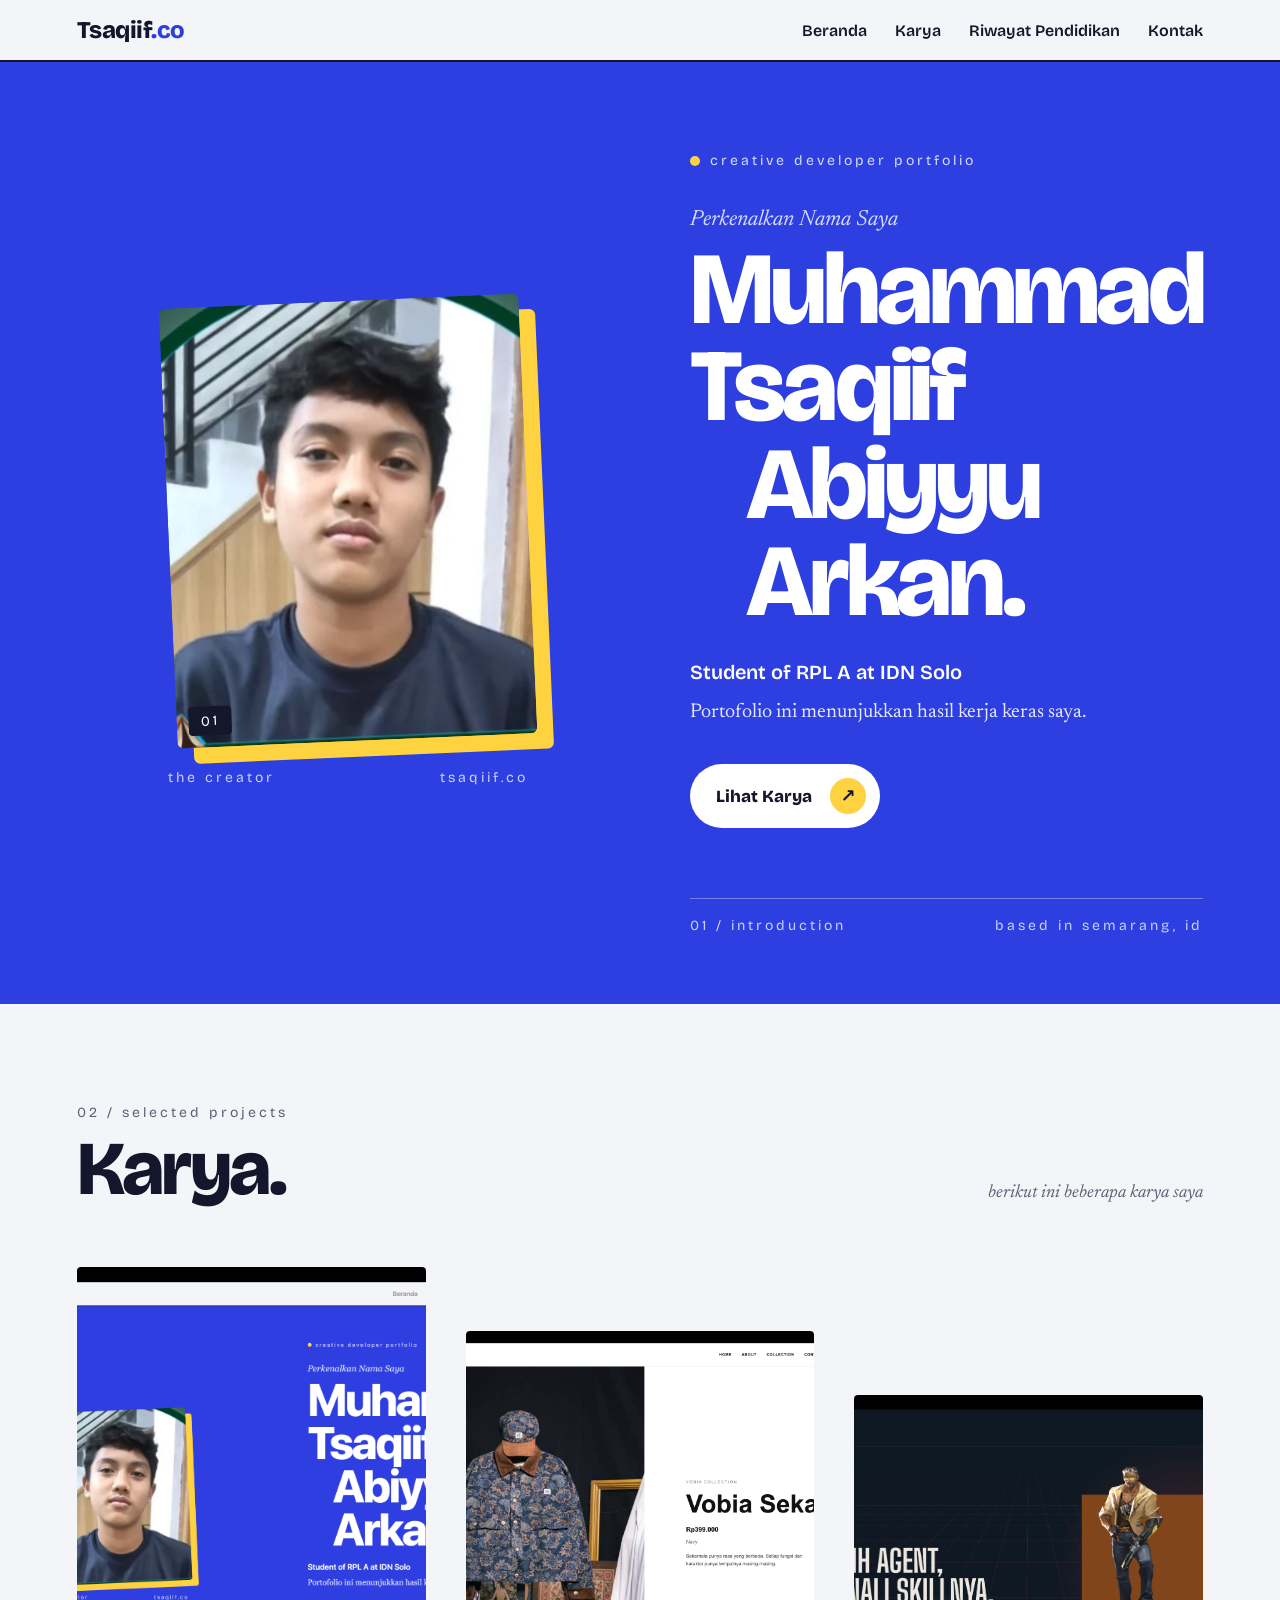
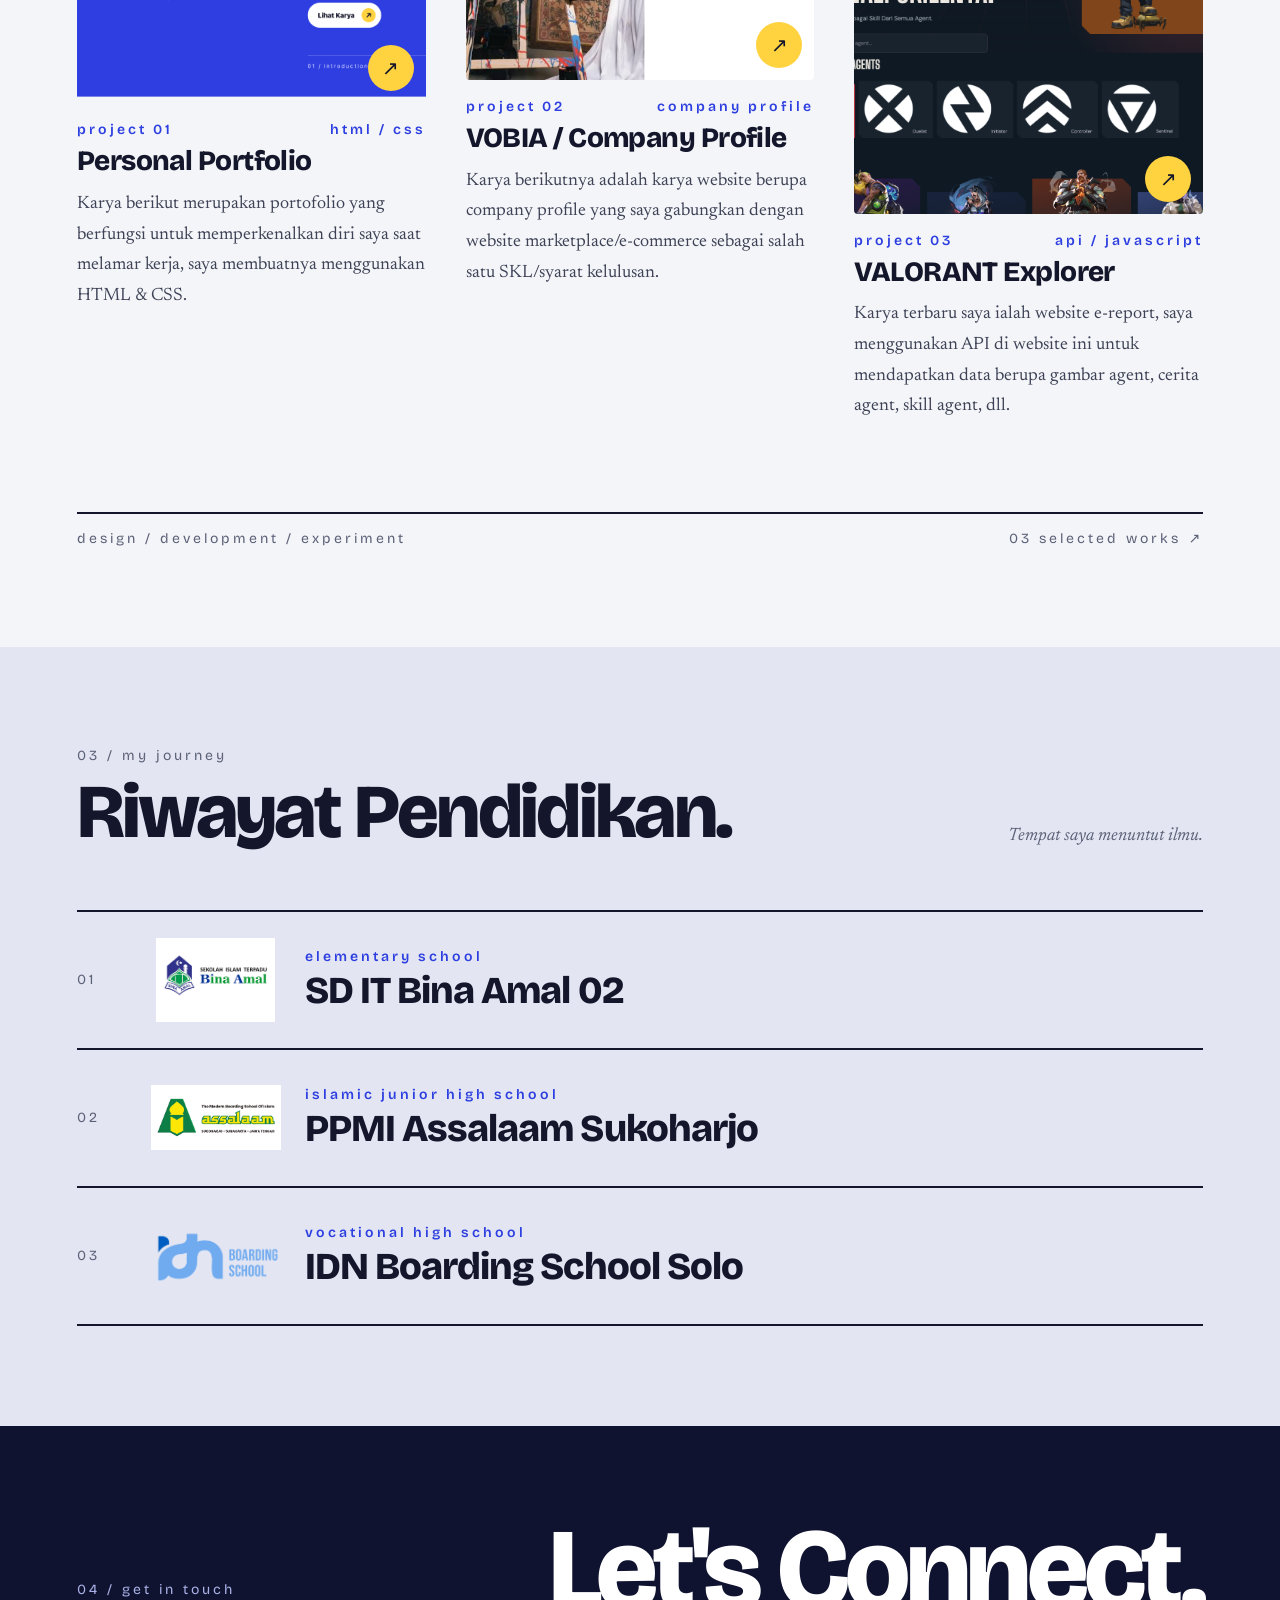
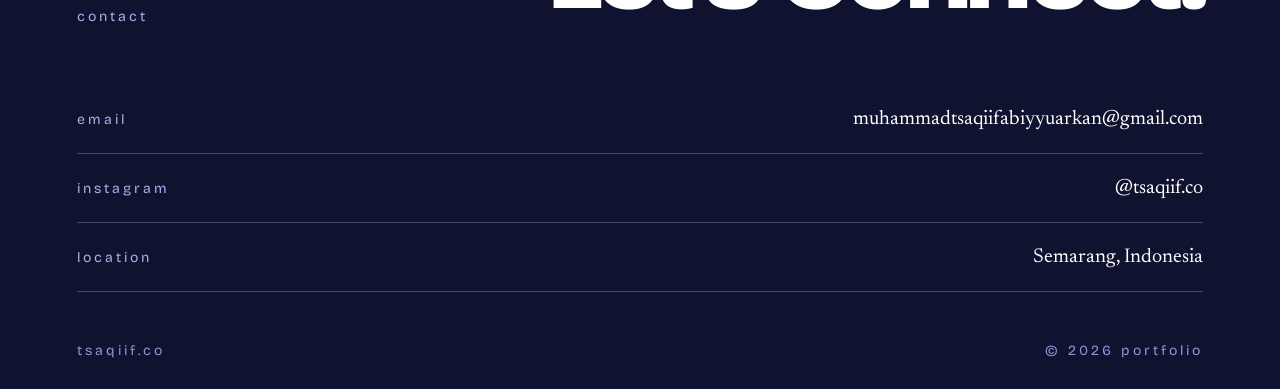
<file: index.html>
<!DOCTYPE html>
<html lang="id">

<head>
    <meta charset="UTF-8">
    <meta name="viewport" content="width=device-width, initial-scale=1.0">
    <title>Portfolio | Muhammad Tsaqiif Abiyyu Arkan</title>
    <link rel="stylesheet" href="myportofolio.css">
</head>

<body>

    <nav class="nav">
        <a href="#Beranda" class="brand">
            Tsaqiif<span>.co</span>
        </a>

        <div class="menu">
            <a href="#Beranda">Beranda</a>
            <a href="#Karya">Karya</a>
            <a href="#Riwayat-Pendidikan">Riwayat Pendidikan</a>
            <a href="#Kontak">Kontak</a>
        </div>
    </nav>

    <main>

        <section id="Beranda" class="hero">
            <div class="hero-image">
                <div class="image-frame">
                    <img src="image/tsaqiif.png" alt="Foto Muhammad Tsaqiif">
                    <span class="image-number">01</span>
                </div>

                <div class="image-caption">
                    <span>THE CREATOR</span>
                    <span>TSAQIIF.CO</span>
                </div>
            </div>

            <div class="hero-text">
                <div class="eyebrow">
                    <span class="status-dot"></span>
                    CREATIVE DEVELOPER PORTFOLIO
                </div>

                <p class="pembuka">Perkenalkan Nama Saya</p>

                <h1 class="fullname">
                    Muhammad Tsaqiif
                    <span>Abiyyu Arkan.</span>
                </h1>

                <p class="sub-title">
                    Student of RPL A at IDN Solo
                </p>

                <p class="description">
                    Portofolio ini menunjukkan hasil kerja keras saya.
                </p>

                <a href="#Karya" class="btn-contact">
                    Lihat Karya <span>↗</span>
                </a>

                <div class="hero-index">
                    <span>01 / INTRODUCTION</span>
                    <span>BASED IN SEMARANG, ID</span>
                </div>
            </div>
        </section>

        <section id="Karya" class="works">

            <div class="section-top">
                <div>
                    <span class="section-label">02 / SELECTED PROJECTS</span>
                    <h2>Karya<span>.</span></h2>
                </div>

                <p class="section-intro">
                    berikut ini beberapa karya saya
                </p>
            </div>

            <div class="project-grid">

                <article class="project-card">
                    <a href="https://projek-skl.vercel.app/" target="_blank" rel="noopener noreferrer"
                        class="project-image">

                        <img src="image/portofolio.png" alt="Website Portfolio">

                        <span class="project-arrow">↗</span>
                    </a>

                    <div class="project-meta">
                        <span>PROJECT 01</span>
                        <span>HTML / CSS</span>
                    </div>

                    <h3>Personal Portfolio</h3>

                    <p class="deskripsi">
                        Karya berikut merupakan portofolio yang berfungsi untuk memperkenalkan diri saya saat
                        melamar kerja, saya membuatnya menggunakan HTML & CSS.
                    </p>
                </article>

                <article class="project-card">
                    <a href="https://companyskl.vercel.app/" target="_blank" rel="noopener noreferrer"
                        class="project-image">

                        <img src="image/vobia2.png" alt="Website Company Profile SKL">

                        <span class="project-arrow">↗</span>
                    </a>

                    <div class="project-meta">
                        <span>PROJECT 02</span>
                        <span>COMPANY PROFILE</span>
                    </div>

                    <h3>VOBIA / Company Profile</h3>

                    <p class="deskripsi">
                        Karya berikutnya adalah karya website berupa company profile
                        yang saya gabungkan dengan website marketplace/e-commerce
                        sebagai salah satu SKL/syarat kelulusan.
                    </p>
                </article>

                <article class="project-card">
                    <a href="https://e-report-sandy.vercel.app/" target="_blank" rel="noopener noreferrer"
                        class="project-image">

                        <img src="image/valorant.png" alt="Website E-Report Valorant">

                        <span class="project-arrow">↗</span>
                    </a>

                    <div class="project-meta">
                        <span>PROJECT 03</span>
                        <span>API / JAVASCRIPT</span>
                    </div>

                    <h3>VALORANT Explorer</h3>

                    <p class="deskripsi">
                        Karya terbaru saya ialah website e-report, saya menggunakan API di website ini untuk mendapatkan
                        data berupa gambar agent, cerita agent, skill agent, dll.
                    </p>
                </article>

            </div>

            <div class="works-footer">
                <span>DESIGN / DEVELOPMENT / EXPERIMENT</span>
                <span>03 SELECTED WORKS ↗</span>
            </div>

        </section>

        <section id="Riwayat-Pendidikan" class="education">

            <div class="section-top">
                <div>
                    <span class="section-label">03 / MY JOURNEY</span>
                    <h2>Riwayat Pendidikan<span>.</span></h2>
                </div>

                <p class="section-intro">
                    Tempat saya menuntut ilmu.
                </p>
            </div>

            <div class="education-grid">

                <article class="education-card">
                    <span class="education-number">01</span>

                    <div class="education-logo">
                        <img src="image/images.png" alt="SD IT Bina Amal 02">
                    </div>

                    <div class="education-info">
                        <span>ELEMENTARY SCHOOL</span>
                        <h3>SD IT Bina Amal 02</h3>
                    </div>
                </article>

                <article class="education-card">
                    <span class="education-number">02</span>

                    <div class="education-logo">
                        <img src="image/assalaam.png" alt="PPMI Assalaam">
                    </div>

                    <div class="education-info">
                        <span>ISLAMIC JUNIOR HIGH SCHOOL</span>
                        <h3>PPMI Assalaam Sukoharjo</h3>
                    </div>
                </article>

                <article class="education-card">
                    <span class="education-number">03</span>

                    <div class="education-logo">
                        <img src="image/cropped-Logo-IDN-Biru-2-1.png" alt="IDN Boarding School Solo">
                    </div>

                    <div class="education-info">
                        <span>VOCATIONAL HIGH SCHOOL</span>
                        <h3>IDN Boarding School Solo</h3>
                    </div>
                </article>

            </div>

        </section>

    </main>

    <footer class="contact" id="Kontak">

        <div class="contact-header">
            <div>
                <span class="section-label">04 / GET IN TOUCH</span>
                <p class="contact-label">CONTACT</p>
            </div>

            <h2>Let's Connect<span>.</span></h2>
        </div>

        <div class="contact-content">

            <div class="contact-item">
                <span>Email</span>
                <a href="mailto:muhammadtsaqiifabiyyuarkan@gmail.com">
                    muhammadtsaqiifabiyyuarkan@gmail.com
                </a>
            </div>

            <div class="contact-item">
                <span>Instagram</span>
                <a href="https://instagram.com/tsaqiif.co" target="_blank" rel="noopener noreferrer">
                    @tsaqiif.co
                </a>
            </div>

            <div class="contact-item">
                <span>Location</span>
                <p>Semarang, Indonesia</p>
            </div>

        </div>

        <div class="contact-bottom">
            <span>Tsaqiif.co</span>
            <span>© <span>2026</span> Portfolio</span>
        </div>

    </footer>

</body>

</html>
</file>
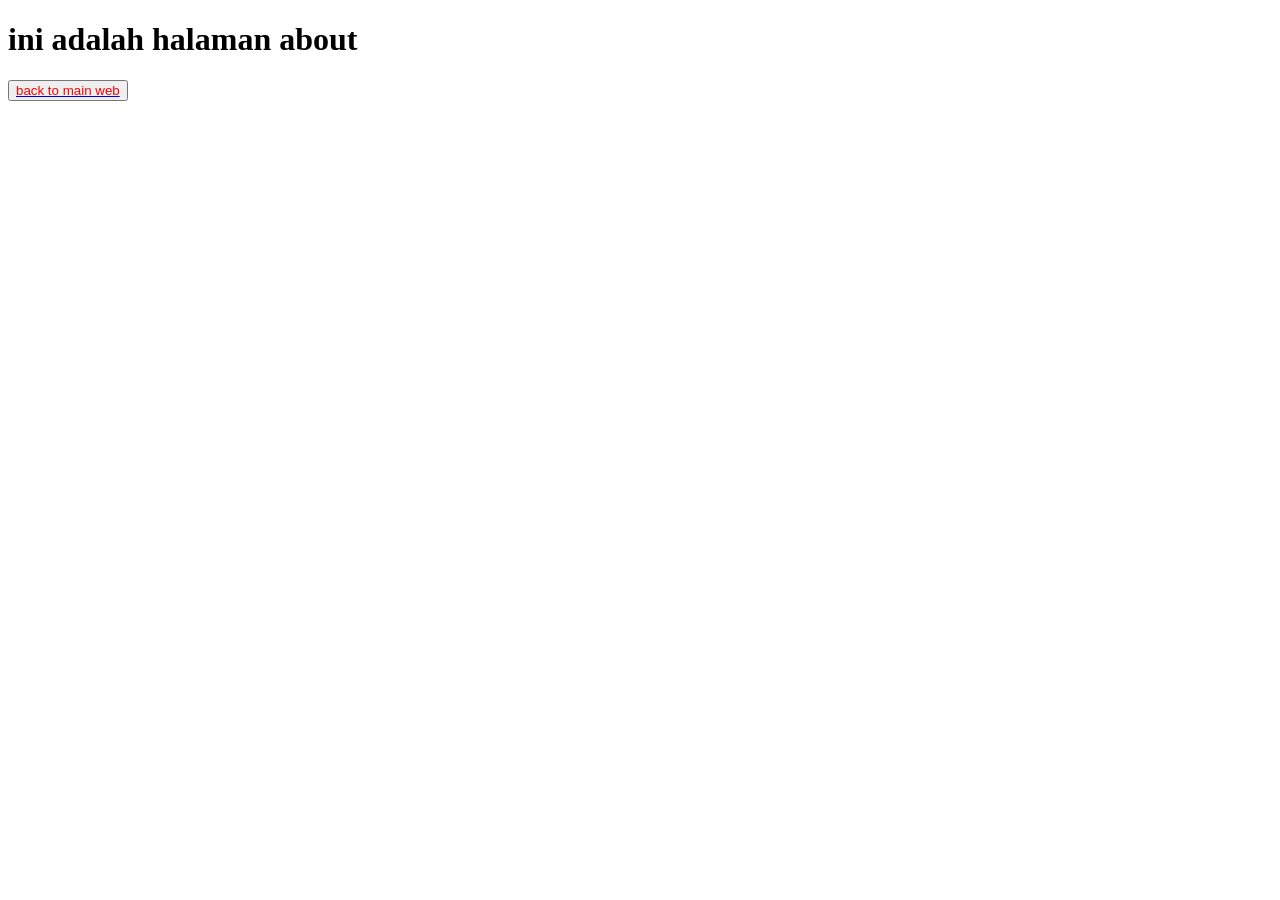
<file: about.html>
<!DOCTYPE html>
<html lang="en">
<head>
    <meta charset="UTF-8">
    <meta name="viewport" content="width=device-width, initial-scale=1.0">
    <title>Document</title>
</head>
<body>
    <h1>ini adalah halaman about</h1>
    <button type="button">
            <a href="/index.html">
                <font color="red">back to main web</font>
            </a>
            
</body>
</html>
</file>
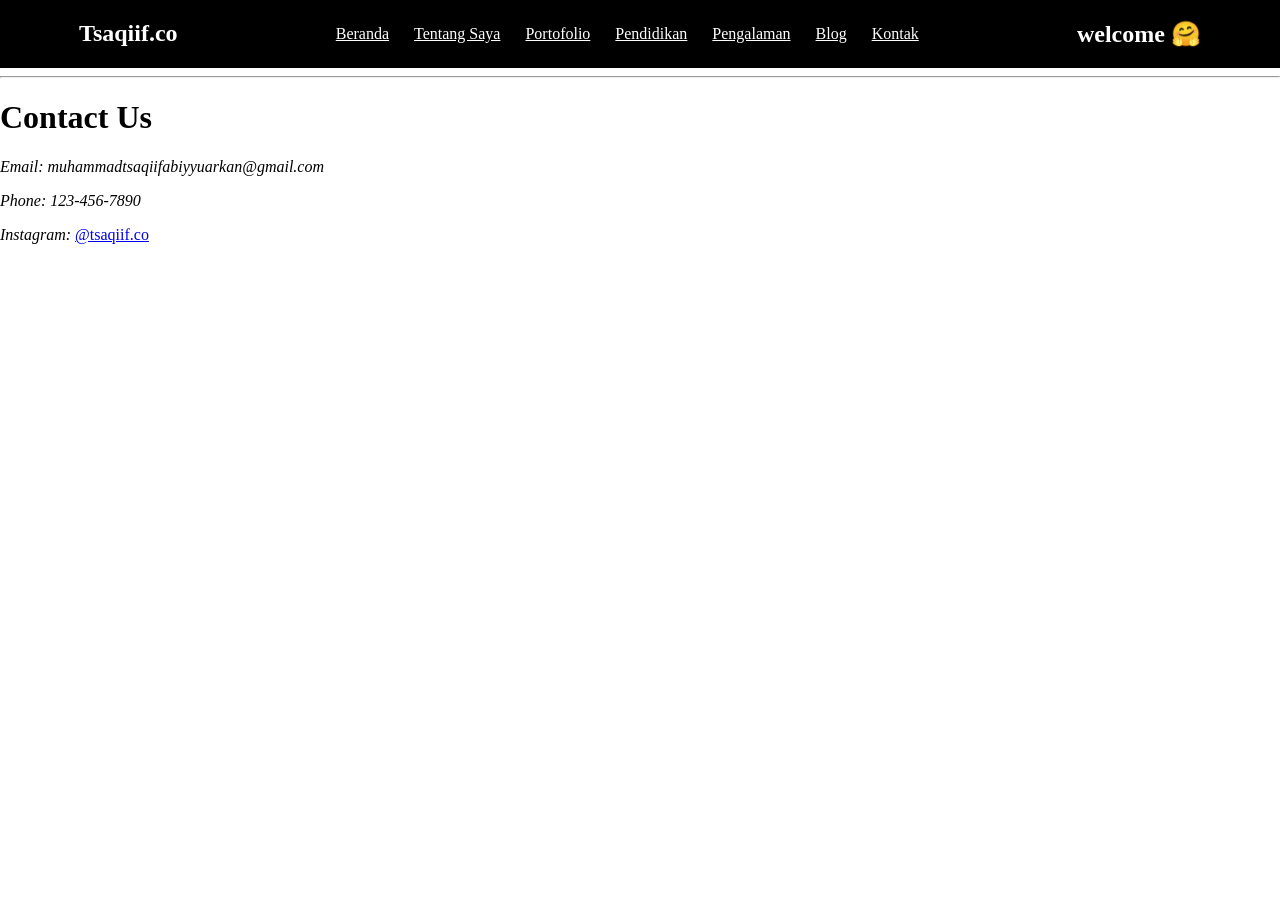
<file: contact.html>
<!DOCTYPE html>
<html lang="en">

<head>
    <meta charset="UTF-8">
    <meta name="viewport" content="width=device-width, initial-scale=1.0">
    <title>Document</title>
    <link rel="stylesheet" href="contact.css">
</head>

<body>
    <nav class="nav">
        <div class="nama">
            <h2>Tsaqiif.co</h2>
        </div>
        <div class="menu">
            <a href="/portofolio3.html">Beranda</a>
            <a href="#Tentang-Saya">Tentang Saya</a>
            <a href="#Portofolio">Portofolio</a>
            <a href="#Pendidikan">Pendidikan</a>
            <a href="#Pengalaman">Pengalaman</a>
            <a href="#Blog">Blog</a>
            <a href="/contact.html">Kontak</a>
        </div>
         <div class="nama">
            <h2>welcome 🤗</h2>
        </div>
    </nav>
    <hr>
    <main>
        <div>
            <h1>
                <b>Contact Us</b>
            </h1>
            <p><i>Email: muhammadtsaqiifabiyyuarkan@gmail.com</i></p>
            <p><i>Phone: 123-456-7890</i></p>
            <p><i>Instagram: </i><a href="https://www.instagram.com/tsaqiif.co/" target="_blank"> @tsaqiif.co</a></p>
        </div>
    </main>

</body>
</file>
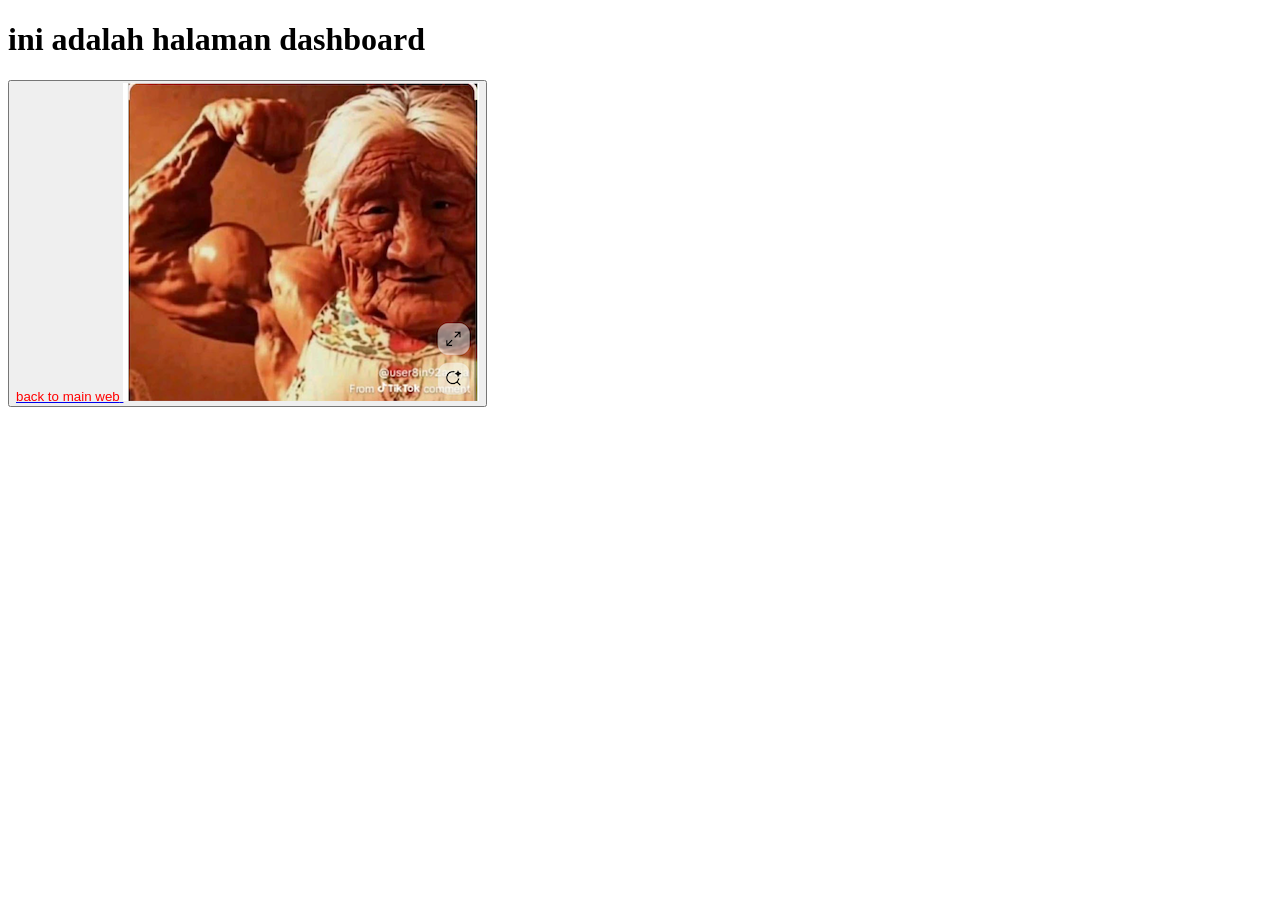
<file: dashboard.html>
<!DOCTYPE html>
<html lang="en">
<head>
    <meta charset="UTF-8">
    <meta name="viewport" content="width=device-width, initial-scale=1.0">
    <title>Document</title>
</head>
<body>
    <h1>ini adalah halaman dashboard</h1>
     <button type="button">
            <a href="/index.html">
                <font color="red">back to main web</font>
            </a>
<img src="image/nenek.png" alt="Grandmother"            
</body>
</html>
</file>
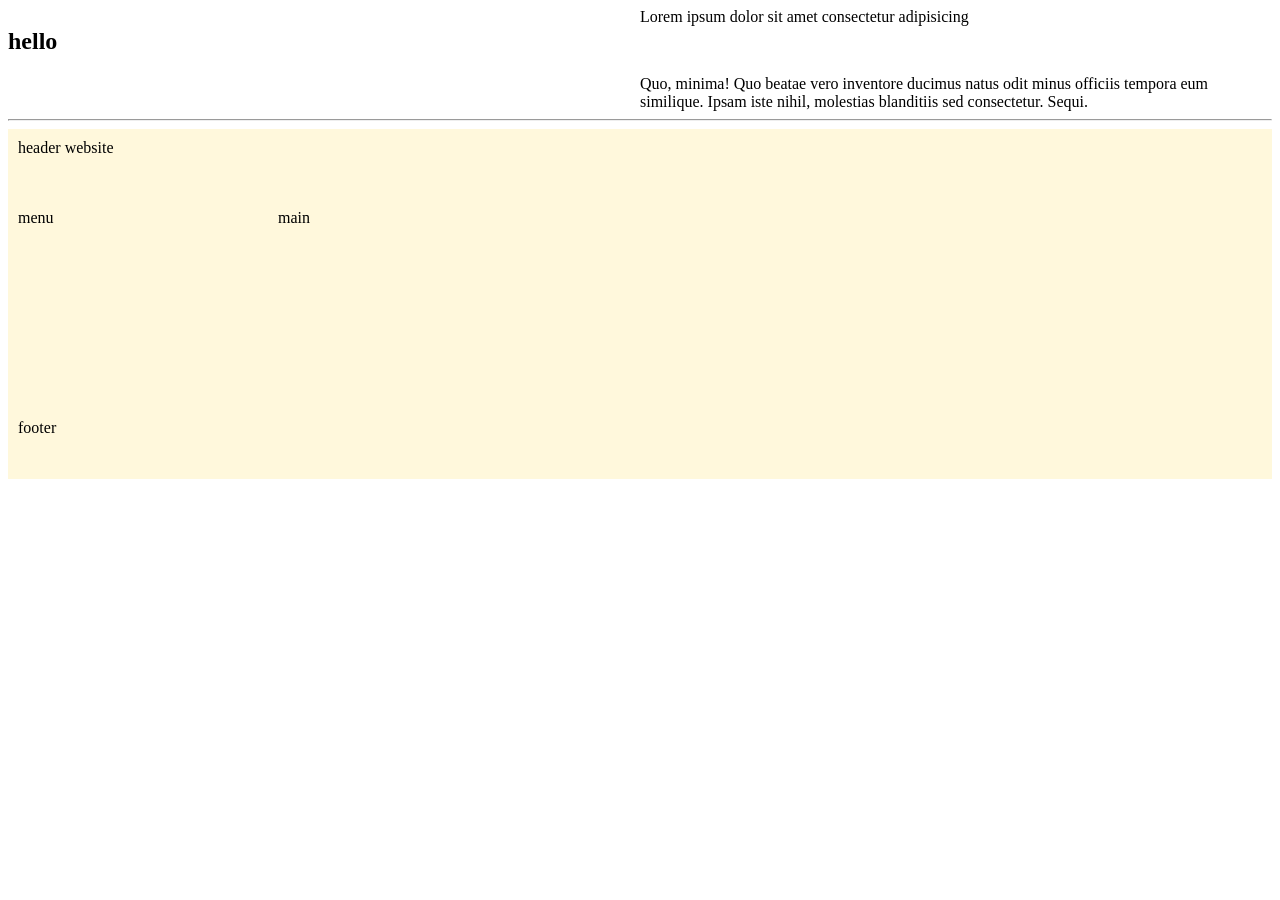
<file: grid.html>
<!DOCTYPE html>
<html lang="en">
<head>
    <meta charset="UTF-8">
    <meta name="viewport" content="width=device-width, initial-scale=1.0">
    <title>Document</title>
    <link rel="stylesheet" href="grid.css">
</head>
<body>
    <nav class="nav">
        <h1>hello</h1>
        Lorem ipsum dolor sit amet consectetur adipisicing <elit class="1"></elit>
         Quo, minima! Quo beatae vero inventore ducimus natus odit minus officiis tempora eum similique. Ipsam iste nihil, molestias blanditiis sed consectetur. Sequi.
    </nav>
    <hr>
<div class="grid">
    <header class="header">header website</header>
    <aside class="sidebar">menu</aside>
    <main class="content">main</main>
    <footer class="footer">footer</footer>
</div>    
</body>
</html>
</file>
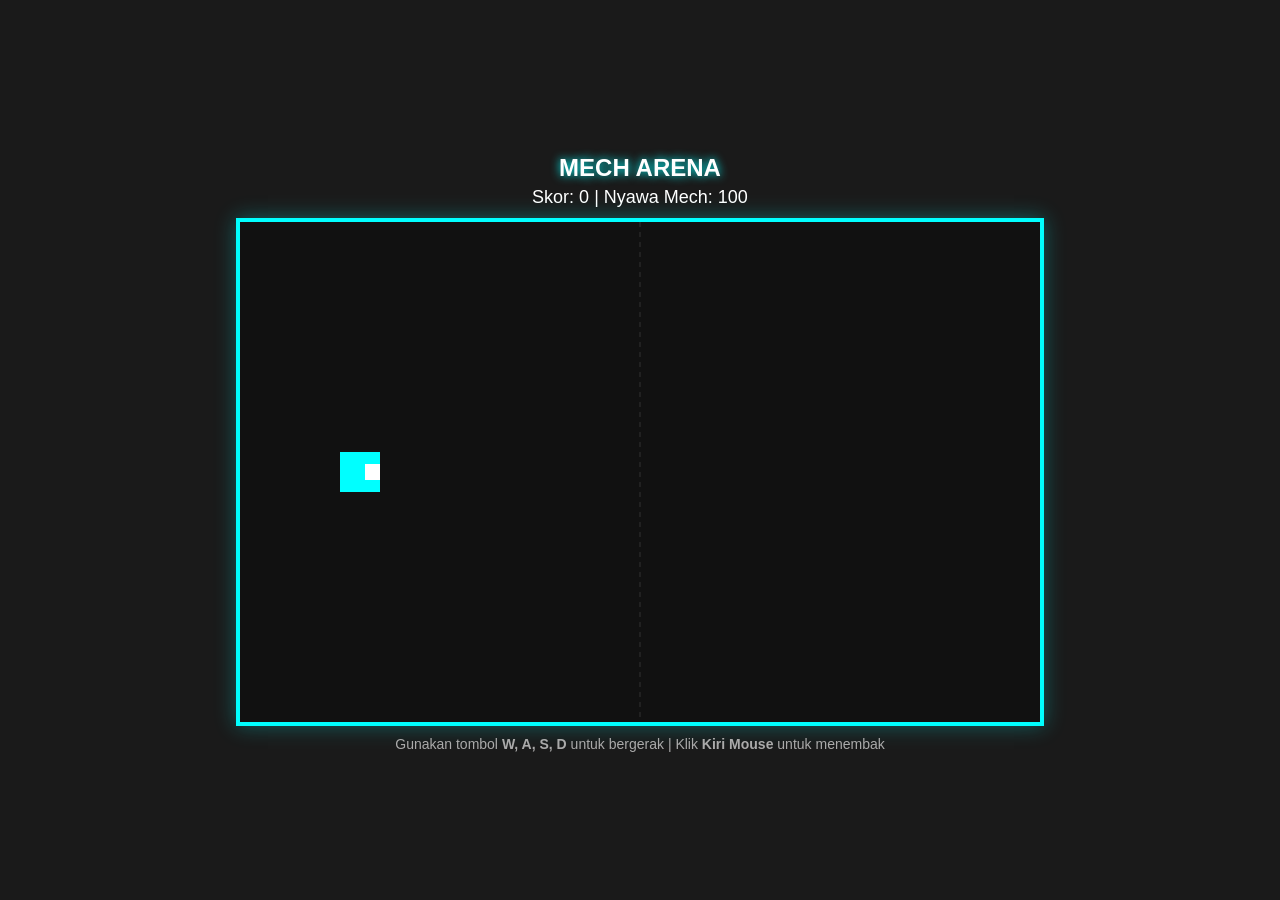
<file: mech.html>
<!DOCTYPE html>
<html lang="id">

<head>
    <meta charset="UTF-8">
    <meta name="viewport" content="width=device-width, initial-scale=1.0">
    <title>Simple Mech Arena</title>
    <style>
        body {
            margin: 0;
            background-color: #1a1a1a;
            color: #ffffff;
            font-family: 'Segoe UI', Tahoma, Geneva, Verdana, sans-serif;
            display: flex;
            flex-direction: column;
            align-items: center;
            justify-content: center;
            height: 100vh;
            overflow: hidden;
        }

        h1 {
            margin: 5px;
            font-size: 24px;
            text-shadow: 0 0 10px #00ffff;
        }

        #scoreboard {
            font-size: 18px;
            margin-bottom: 10px;
        }

        canvas {
            border: 4px solid #00ffff;
            background-color: #111111;
            box-shadow: 0 0 20px rgba(0, 255, 255, 0.3);
        }

        .controls-info {
            margin-top: 10px;
            font-size: 14px;
            color: #aaaaaa;
        }
    </style>
</head>

<body>

    <h1>MECH ARENA</h1>
    <div id="scoreboard">Skor: <span id="score">0</span> | Nyawa Mech: <span id="hp">100</span></div>

    <canvas id="gameCanvas" width="800" height="500"></canvas>

    <div class="controls-info">
        Gunakan tombol <b>W, A, S, D</b> untuk bergerak | Klik <b>Kiri Mouse</b> untuk menembak
    </div>

    <script>
        const canvas = document.getElementById("gameCanvas");
        const ctx = canvas.getContext("2d");

        let score = 0;
        let isGameOver = false;

        // Posisi dan Properti Mech Pemain
        let player = {
            x: 100,
            y: canvas.height / 2 - 20,
            width: 40,
            height: 40,
            speed: 5,
            hp: 100,
            color: "#00ffff"
        };

        let keys = {};
        let bullets = [];
        let enemies = [];
        let enemyBullets = [];

        // Deteksi Tombol Keyboard
        window.addEventListener("keydown", (e) => keys[e.key.toLowerCase()] = true);
        window.addEventListener("keyup", (e) => keys[e.key.toLowerCase()] = false);

        // Deteksi Klik Mouse untuk Menembak
        window.addEventListener("click", (e) => {
            if (isGameOver) return;
            const rect = canvas.getBoundingClientRect();
            const mouseX = e.clientX - rect.left;
            const mouseY = e.clientY - rect.top;

            // Hitung arah peluru berdasarkan posisi mouse
            const angle = Math.atan2(mouseY - (player.y + player.height / 2), mouseX - (player.x + player.width / 2));
            const speed = 8;

            bullets.push({
                x: player.x + player.width / 2,
                y: player.y + player.height / 2,
                vx: Math.cos(angle) * speed,
                vy: Math.sin(angle) * speed,
                radius: 5
            });
        });

        // Spawn Musuh Secara Berkala
        setInterval(() => {
            if (isGameOver) return;
            enemies.push({
                x: canvas.width,
                y: Math.random() * (canvas.height - 40),
                width: 40,
                height: 40,
                speed: 2,
                hp: 2,
                color: "#ff3333"
            });
        }, 2000);

        // Update Logika Game
        function update() {
            if (isGameOver) return;

            // Pergerakan Pemain
            if (keys["w"] && player.y > 0) player.y -= player.speed;
            if (keys["s"] && player.y + player.height < canvas.height) player.y += player.speed;
            if (keys["a"] && player.x > 0) player.x -= player.speed;
            if (keys["d"] && player.x + player.width < canvas.width / 2) player.x += player.speed; // Batas area setengah layar

            // Update Peluru Pemain
            bullets.forEach((b, index) => {
                b.x += b.vx;
                b.y += b.vy;

                // Hapus peluru jika keluar layar
                if (b.x < 0 || b.x > canvas.width || b.y < 0 || b.y > canvas.height) {
                    bullets.splice(index, 1);
                }
            });

            // Update Musuh
            enemies.forEach((enemy, eIndex) => {
                enemy.x -= enemy.speed;

                // Musuh menembak ke arah pemain secara acak
                if (Math.random() < 0.01) {
                    const angle = Math.atan2((player.y + player.height / 2) - (enemy.y + enemy.height / 2), player.x - enemy.x);
                    enemyBullets.push({
                        x: enemy.x,
                        y: enemy.y + enemy.height / 2,
                        vx: Math.cos(angle) * 4,
                        vy: Math.sin(angle) * 4,
                        radius: 4
                    });
                }

                // Cek tabrakan peluru pemain dengan musuh
                bullets.forEach((b, bIndex) => {
                    if (
                        b.x > enemy.x && b.x < enemy.x + enemy.width &&
                        b.y > enemy.y && b.y < enemy.y + enemy.height
                    ) {
                        enemy.hp--;
                        bullets.splice(bIndex, 1);
                        if (enemy.hp <= 0) {
                            enemies.splice(eIndex, 1);
                            score += 10;
                        }
                    }
                });

                // Cek jika musuh menabrak pemain
                if (
                    player.x < enemy.x + enemy.width &&
                    player.x + player.width > enemy.x &&
                    player.y < enemy.y + enemy.height &&
                    player.y + player.height > enemy.y
                ) {
                    player.hp -= 10;
                    enemies.splice(eIndex, 1);
                    if (player.hp <= 0) isGameOver = true;
                }

                // Hapus musuh jika lewat layar
                if (enemy.x + enemy.width < 0) {
                    enemies.splice(eIndex, 1);
                }
            });

            // Update Peluru Musuh
            enemyBullets.forEach((eb, index) => {
                eb.x += eb.vx;
                eb.y += eb.vy;

                // Cek tabrakan peluru musuh dengan pemain
                if (
                    eb.x > player.x && eb.x < player.x + player.width &&
                    eb.y > player.y && eb.y < player.y + player.height
                ) {
                    player.hp -= 10;
                    enemyBullets.splice(index, 1);
                    if (player.hp <= 0) isGameOver = true;
                }
            });

            // Update UI HTML
            document.getElementById("score").innerText = score;
            document.getElementById("hp").innerText = Math.max(0, player.hp);
        }

        // Render Grafik ke Canvas
        function draw() {
            // Bersihkan layar
            ctx.clearRect(0, 0, canvas.width, canvas.height);

            // Gambar Garis Tengah Arena
            ctx.strokeStyle = "#333333";
            ctx.setLineDash([5, 5]);
            ctx.beginPath();
            ctx.moveTo(canvas.width / 2, 0);
            ctx.lineTo(canvas.width / 2, canvas.height);
            ctx.stroke();
            ctx.setLineDash([]);

            // Gambar Pemain (Mech Biru)
            ctx.fillStyle = player.color;
            ctx.fillRect(player.x, player.y, player.width, player.height);

            // Detail Mech Pemain
            ctx.fillStyle = "#ffffff";
            ctx.fillRect(player.x + 25, player.y + 12, 15, 16);

            // Gambar Peluru Pemain
            ctx.fillStyle = "#00ffff";
            bullets.forEach(b => {
                ctx.beginPath();
                ctx.arc(b.x, b.y, b.radius, 0, Math.PI * 2);
                ctx.fill();
            });

            // Gambar Musuh (Mech Merah)
            enemies.forEach(enemy => {
                ctx.fillStyle = enemy.color;
                ctx.fillRect(enemy.x, enemy.y, enemy.width, enemy.height);
            });

            // Gambar Peluru Musuh
            ctx.fillStyle = "#ff3333";
            enemyBullets.forEach(eb => {
                ctx.beginPath();
                ctx.arc(eb.x, eb.y, eb.radius, 0, Math.PI * 2);
                ctx.fill();
            });

            // Tampilan Game Over
            if (isGameOver) {
                ctx.fillStyle = "rgba(0, 0, 0, 0.8)";
                ctx.fillRect(0, 0, canvas.width, canvas.height);

                ctx.fillStyle = "#ff3333";
                ctx.font = "bold 40px sans-serif";
                ctx.textAlign = "center";
                ctx.fillText("GAME OVER", canvas.width / 2, canvas.height / 2 - 20);

                ctx.fillStyle = "#ffffff";
                ctx.font = "20px sans-serif";
                ctx.fillText("Muat ulang halaman (F5) untuk bermain lagi.", canvas.width / 2, canvas.height / 2 + 20);
            }
        }

        // Main Loop Game
        function loop() {
            update();
            draw();
            requestAnimationFrame(loop);
        }

        loop();
    </script>
</body>

</html>
</file>
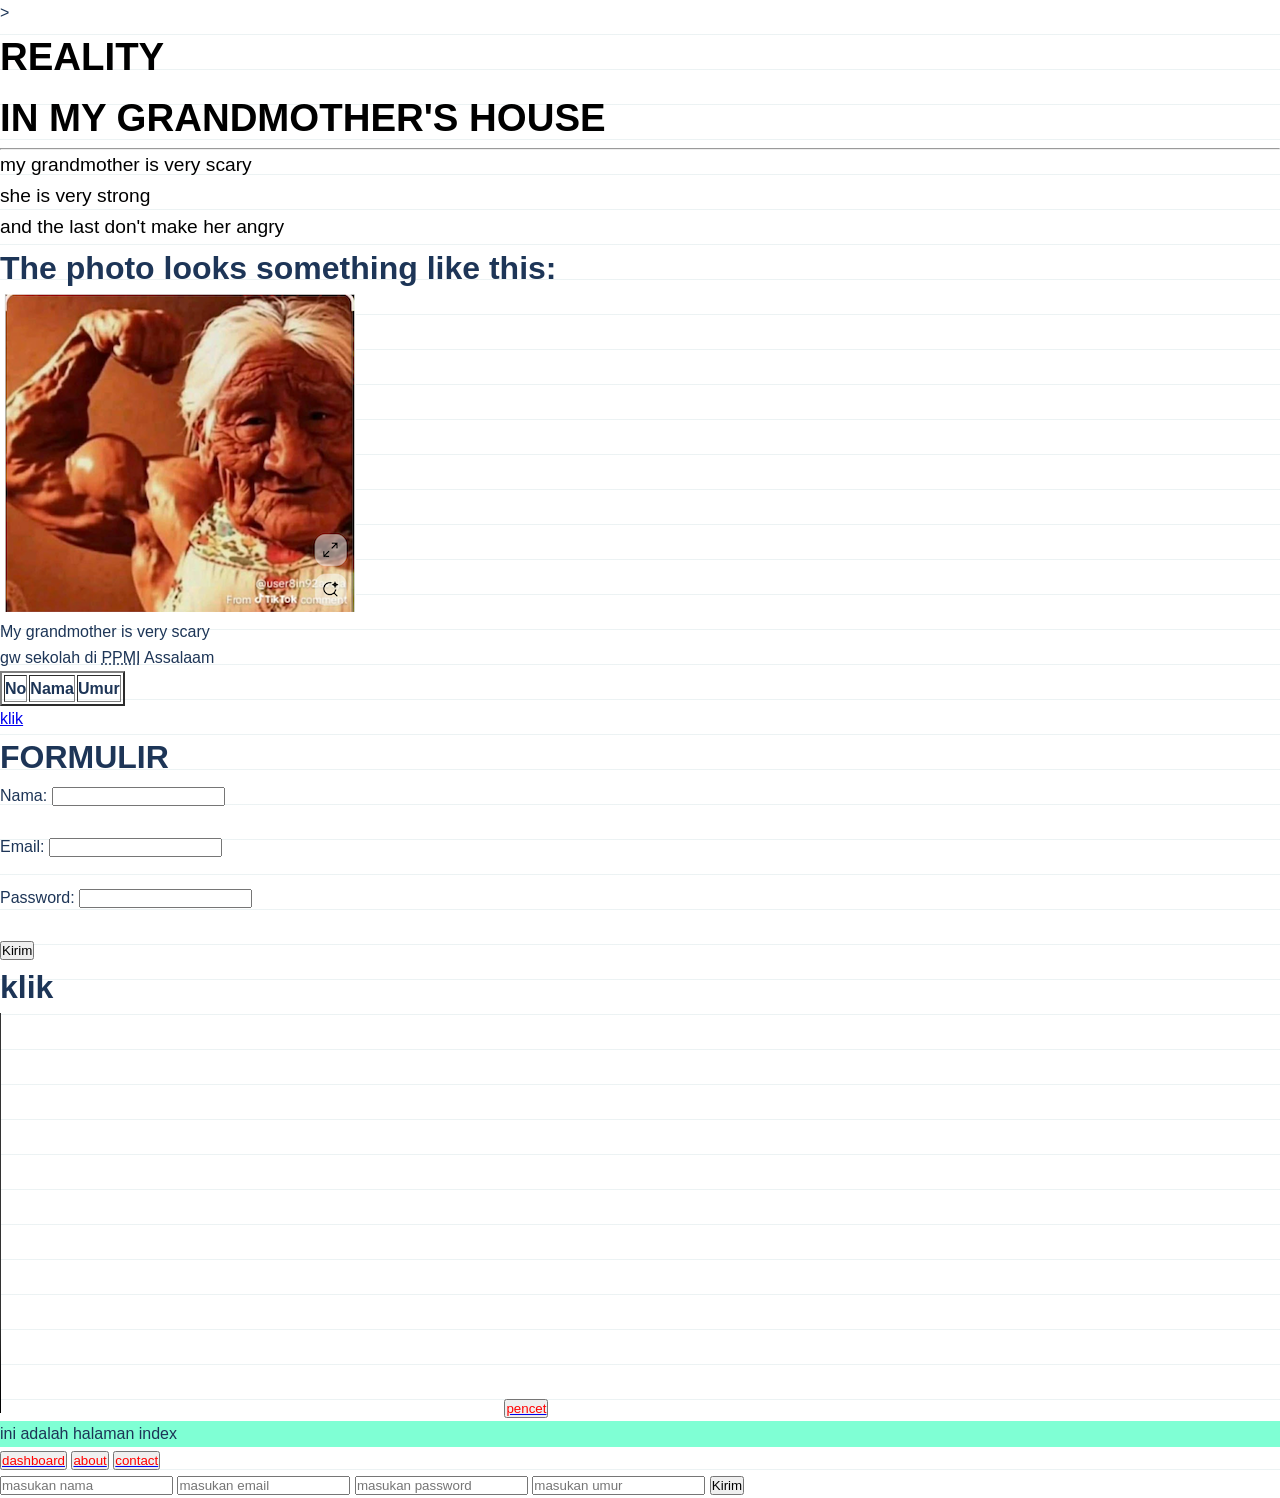
<file: percobaan.html>
<!DOCTYPE html>
<html lang="en">

<head>
    <meta charset="UTF-8">
    <meta name="viewport" content="width=device-width, initial-scale=1.0">
    <title>Document</title>
    <link rel="icon" type="image/x-icon" href="image/nenek.png">
    <link rel="stylesheet" href="style.css">
</head>

<body style="background-color:rgba(170, 41, 41, 0);"></body>>
<main>
    <figure>
        
    </figure>
</main>
<header>
    <div>

        <big>
            <font color=" Black">
                <h1>REALITY
                    <br>
                    IN MY GRANDMOTHER'S HOUSE
                </h1>
                <hr>
                <ol type="1">
                    <li>my grandmother is very scary
                    <li>she is very strong
                    <li>and the last don't make her angry </li>


                    </li>



                    </li>
                </ol>
                </li>
                </ol>
            </font>
        </big>
    </div>
</header>
<h1>The photo looks something like this:</h1>
<img src="image/nenek.png" alt="Grandmother">
<ul>
    <li>My grandmother is very scary</li>
</ul>
<p>gw sekolah di <abbr title="Pondok Pesantren Modern Islam">PPMI</abbr> Assalaam</p>
<table border="2">
    <th>No</th>
    <th>Nama</th>
    <th>Umur</th>
</table>
<a href="https://www.youtube.com/shorts/XOc7ShornDY">klik</a>
<h1>FORMULIR</h1>
<form action="proses.php" method="post">
    <label for="nama">Nama:</label>
    <input type="text" id="nama" name="nama" required><br><br>

    <label for="email">Email:</label>
    <input type="email" id="email" name="email" required><br><br>

    <label for="password">Password:</label>
    <input type="password" id="password" name="password" required><br><br>
    <input type="submit" value="Kirim">
    <h1>klik</h1>
    <audio control>
        <source src="/audio/deg-deg-sussy.mp3">type="audio/mp3">
    </audio>

    <video controls autoplay width="500" height="400">
        <source src="/video/video gerak.mp4" type="video/mp4">
    </video>

    <button type="button">
        <a href="/about.html">
            <font color="red">pencet</font>
        </a>
    </button>
    <div style="background-color: aquamarine;">
        <p>ini adalah halaman index</p>
    </div>
    <nav>
        <button type="button">
            <a href="/dashboard.html">
                <font color="red">dashboard</font>
            </a>
        </button>
        <button type="button">
            <a href="/about.html">
                <font color="red">about</font>
            </a>
        </button>
        <button type="button">
            <a href="/contact.html">
                <font color="red">contact</font>
            </a>
        </button>
    </nav>
    <div>

        
    </div>
    <form action="post">
        <input type="text" placeholder="masukan nama">
        <input type="text" placeholder="masukan email">
        <input type="password" placeholder="masukan password">
        <input type="number" placeholder="masukan umur">
        <input type="submit" value="Kirim">
    
    </form> 

</body>
</html>
</file>
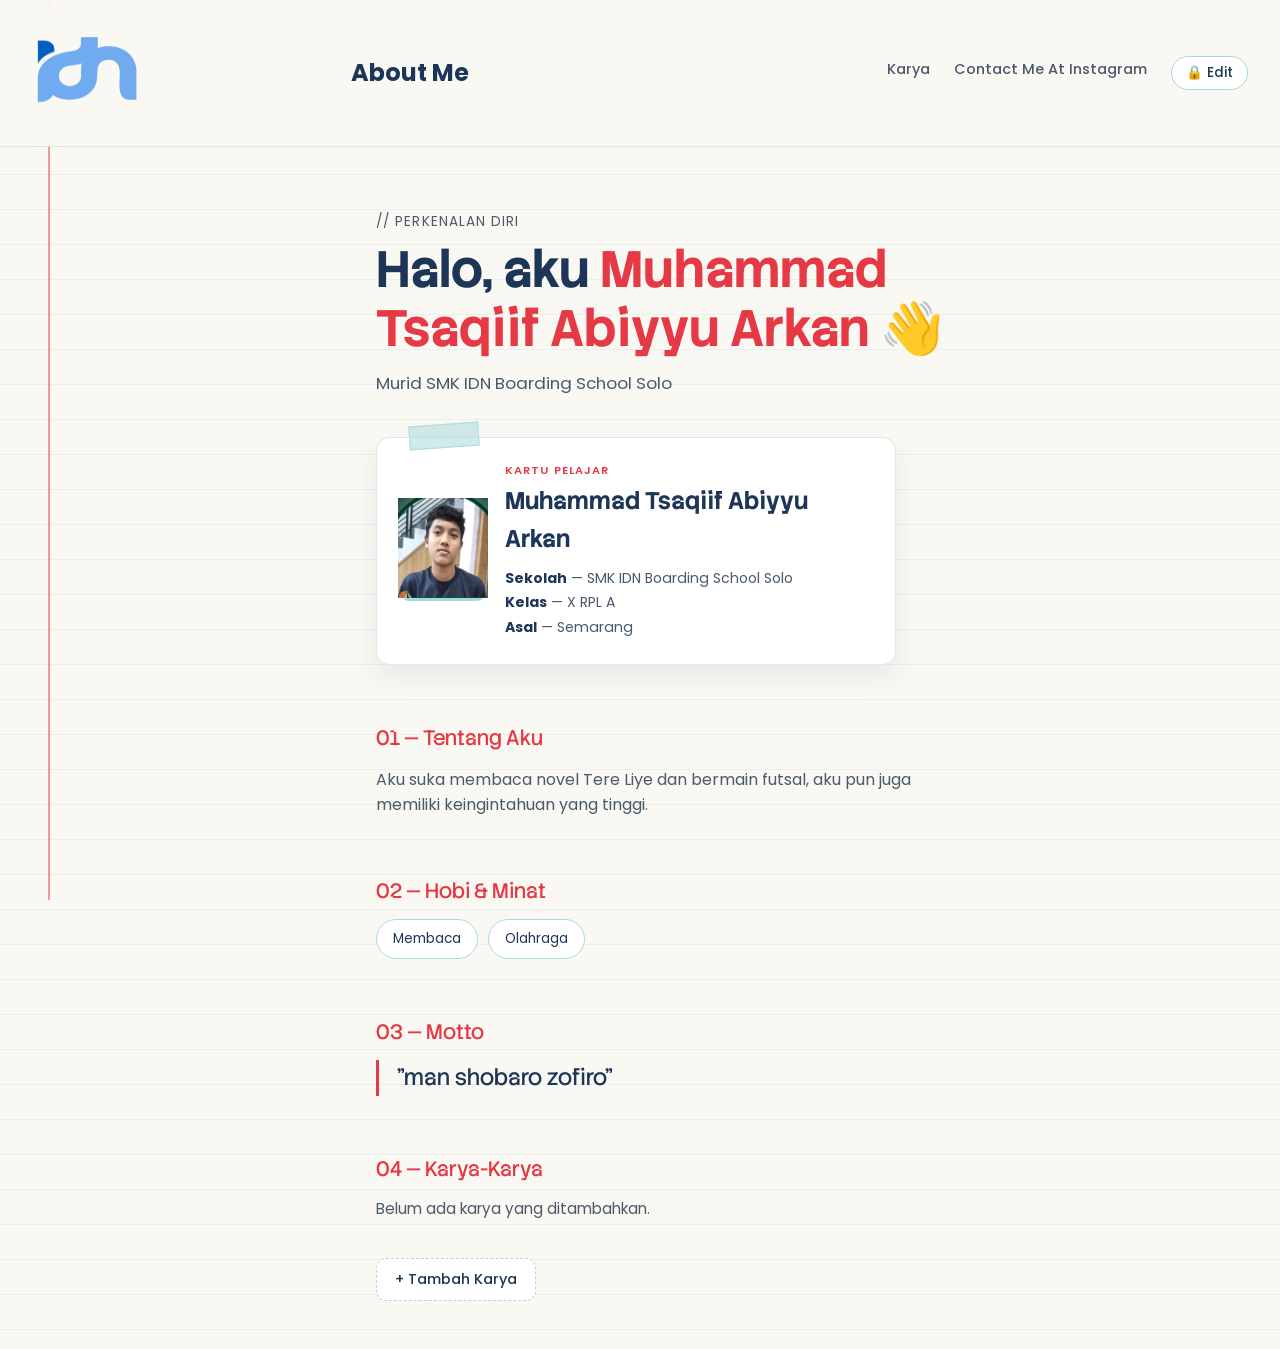
<file: portofolio2.html>
<!DOCTYPE html>
<html lang="id">
<head>
  <meta charset="UTF-8">
  <meta name="viewport" content="width=device-width, initial-scale=1.0">
  <title>Portofolio - Muhammad Tsaqiif Abiyyu Arkan</title>

  <!-- Font dari Google Fonts: satu untuk gaya tulisan tangan (judul), satu untuk teks biasa -->
  <link rel="preconnect" href="https://fonts.googleapis.com">
  <link rel="preconnect" href="https://fonts.gstatic.com" crossorigin>
  <link href="https://fonts.googleapis.com/css2?family=Stack+Sans+Notch:wght@200..700&family=Poppins:wght@400;500;600&display=swap" rel="stylesheet">

  <link rel="stylesheet" href="portofolio.css">
</head>
<body>

  <!-- ===== GARIS SPIRAL BUKU CATATAN DI PINGGIR KIRI ===== -->
  <div class="spiral" aria-hidden="true"></div>

  <!-- ===== HEADER: bagian paling atas halaman (bungkus navbar) ===== -->
  <header class="site-header">
    <nav class="navbar">
      <a class="navbar__logo" href="https://idn.sch.id" target="_blank">
        <img src="image/idn.png" alt="Logo IDN" width="110" height="100">
      </a>

      <!-- Teks judul di tengah navbar -->
      <p class="navbar__title"><h1>About Me</h1></p>

      <ul class="navbar__links">
        <li><a href="#karya">Karya</a></li>
        <li><a href="https://www.instagram.com/tsaqiif.co/" target="_blank">Contact Me At Instagram</a></li>
        <li><button id="edit-toggle-btn" class="edit-btn" type="button">🔒 Edit</button></li>
      </ul>
    </nav>
  </header>

  <div class="page">

    <!-- ===== BAGIAN HERO / SAMPUL ===== -->
    <section class="hero">
      <p class="eyebrow">// perkenalan diri</p>
      <h1 class="hero-title">Halo, aku <span class="highlight editable" data-key="nama">Muhammad Tsaqiif Abiyyu Arkan</span> 👋</h1>
      <p class="hero-subtitle editable" data-key="subtitle">Murid SMK IDN Boarding School Solo</p>

      <!-- Kartu Pelajar sebagai elemen utama halaman -->
      <div class="id-card">
        <div class="id-card__tape"></div>
        <div class="id-card__photo">
          <span>
            <img src="image/tsaqiif.png"width="90" height="100" alt="Foto Kartu Pelajar">
          </span>
        </div>
        <div class="id-card__info">
          <p class="id-card__label">Kartu Pelajar</p>
          <h2 class="id-card__name editable" data-key="card-nama">Muhammad Tsaqiif Abiyyu Arkan</h2>
          <ul class="id-card__details">
            <li><strong>Sekolah</strong> — <span class="editable" data-key="sekolah">SMK IDN Boarding School Solo</span></li>
            <li><strong>Kelas</strong> — <span class="editable" data-key="kelas">X RPL A</span></li>
            <li><strong>Asal</strong> — <span class="editable" data-key="asal">Semarang</span></li>
          </ul>
        </div>
      </div>
    </section>

    <!-- ===== BAGIAN TENTANG AKU ===== -->
    <section class="section" id="tentang">
      <p class="section-label">01 — Tentang Aku</p>
      <p class="section-text editable" data-key="tentang">
         Aku suka membaca novel Tere Liye dan bermain futsal, aku pun juga memiliki keingintahuan yang tinggi.
      </p>
    </section>

    <!-- ===== BAGIAN HOBI & MINAT ===== -->
    <section class="section" id="hobi">
      <p class="section-label">02 — Hobi & Minat</p>
      <div class="tags">
        <span class="tag editable" data-key="hobi-1">Membaca</span>
        <span class="tag editable" data-key="hobi-3">Olahraga</span>
      </div>
    </section>

    <!-- ===== BAGIAN KATA-KATA FAVORIT / MOTO ===== -->
    <section class="section quote-section" id="motto">
      <p class="section-label">03 — Motto</p>
      <blockquote class="quote editable" data-key="motto">
        "man shobaro zofiro"
      </blockquote>
    </section>

    <!-- ===== BAGIAN KARYA-KARYA ===== -->
    <section class="section" id="karya">
      <p class="section-label">04 — Karya-Karya</p>

      <!-- Muncul kalau belum ada karya sama sekali -->
      <p id="karya-empty" class="karya-empty">
        Belum ada karya yang ditambahkan.
      </p>

      <!-- Tempat kartu-kartu karya bakal muncul (diisi otomatis lewat JS) -->
      <div id="karya-grid" class="karya-grid"></div>

      <!-- Tombol nambah karya baru -->
      <button id="karya-add-btn" class="karya-add-btn" type="button">+ Tambah Karya</button>
    </section>

    <!-- ===== BAGIAN KONTAK ===== -->


  <!-- Script buat fitur admin panel (edit langsung + simpan ke browser) -->
  <script src="admin.js"></script>

</body>
</html>
</file>
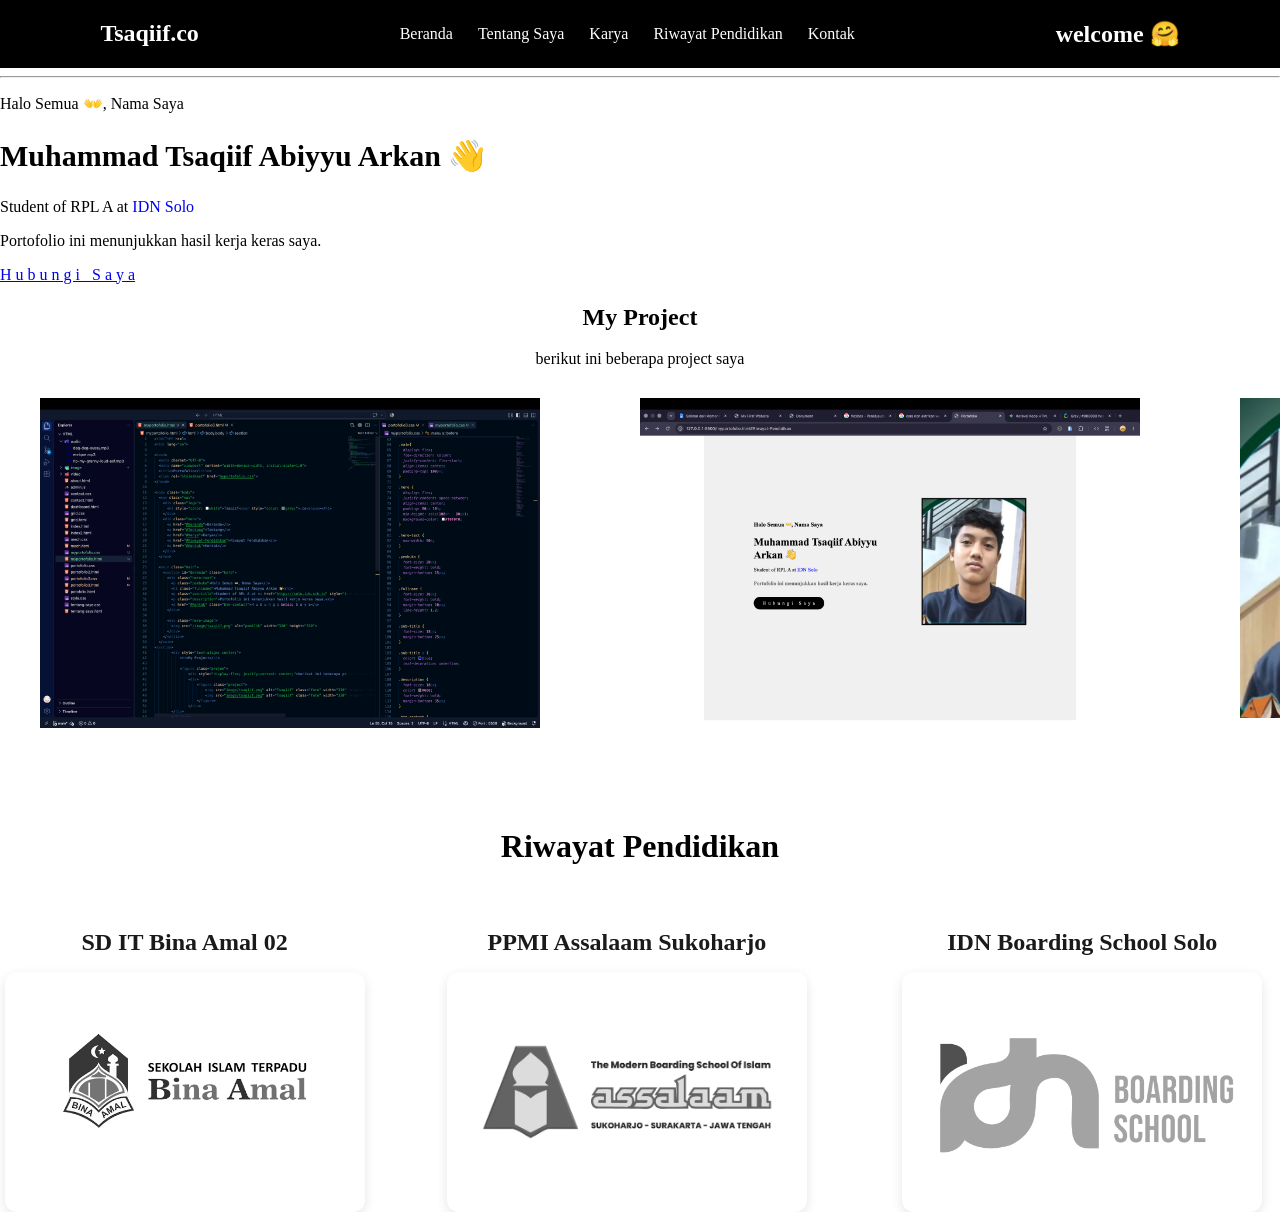
<file: portofolio3.html>
<!DOCTYPE html>
<html lang="en">

<head>
  <meta charset="UTF-8">
  <meta name="viewport" content="width=device-width, initial-scale=1.0">
  <title>My First Website</title>
  <link rel="stylesheet" href="portofolio3.css">
</head>

<body class="body">
  <nav class="nav">
    <div class="nama">
      <h2>Tsaqiif.co</h2>
    </div>
    <div class="menu">
      <a href="#beranda">Beranda</a>
      <a href="#tentang-saya">Tentang Saya</a>
      <a href="#karya">Karya</a>
      <a href="#Riwayat-Pendidikan"> Riwayat Pendidikan</a>
      <a href="#kontak">Kontak</a>
    </div>
    <div class="nama" id="beranda">
      <h2>welcome 🤗</h2>
    </div>
  </nav>
  <hr>
   <main class="main">
    <section id="Beranda" class="hero">
      <div class="hero-text">
        <p class="pembuka">Halo Semua 👐, Nama Saya</p>
        <h1 class="fullname">Muhammad Tsaqiif Abiyyu Arkan 👋</h1>
        <p class="sub-title">Student of RPL A at <a href="https://solo.idn.sch.id" style="text-decoration: none;">IDN Solo</a></p>
        <p class="description">Portofolio ini menunjukkan hasil kerja keras saya.</p>
        <a href="#Kontak" class="btn-contact">H u b u n g i &nbsp; S a y a</a>
      </div>
    </section>
   </main> 
  <section id="karya">
    <div style="text-align: center;" class="bottom">
      <h1>My Project</h1>

      <p style="width: 100%; text-align: center; margin: 15px 0 30px 0; color: black">berikut ini beberapa project saya
      </p>
        <figure class="project">
          <img src="image/projek.png" alt="projek" class="foto" width="500" height="330">
          <img src="image/Screenshot 2026-08-27 at 09.16.55.png" alt="projek" class="foto" width="500" height="330">
    <div class="hero-image">
        <img src="/image/tsaqiif.png" alt="pemilik" width="320" height="320">
      </div>
        </figure>     
    </div>
  </section>
  <section class="portfolio-section" id="Riwayat-Pendidikan">
    <h2 class="judul">Riwayat Pendidikan</h2>

    <div class="wadah">
      <div class="card-project">
        <h3 class="subjudul">SD IT Bina Amal 02</h3>
        <div class="logo">
          <img src="/image/images.png" alt="Bina Amal">
        </div>
      </div>
      <div class="card-project">
        <h3 class="subjudul">PPMI Assalaam Sukoharjo</h3>
        <div class="logo">
          <img src="/image/assalaam.png" alt="PPMI Assalaam">
        </div>
      </div>

      <!-- Sekolah 2 (Tengah) -->
      <div class="card-project">
        <h3 class="subjudul">IDN Boarding School Solo</h3>
        <div class="logo">
          <img src="/image/cropped-Logo-IDN-Biru-2-1.png" alt="IDN Solo">
        </div>
      </div>
    </div>
    </div>
  </section>

</body>

</html>
</file>
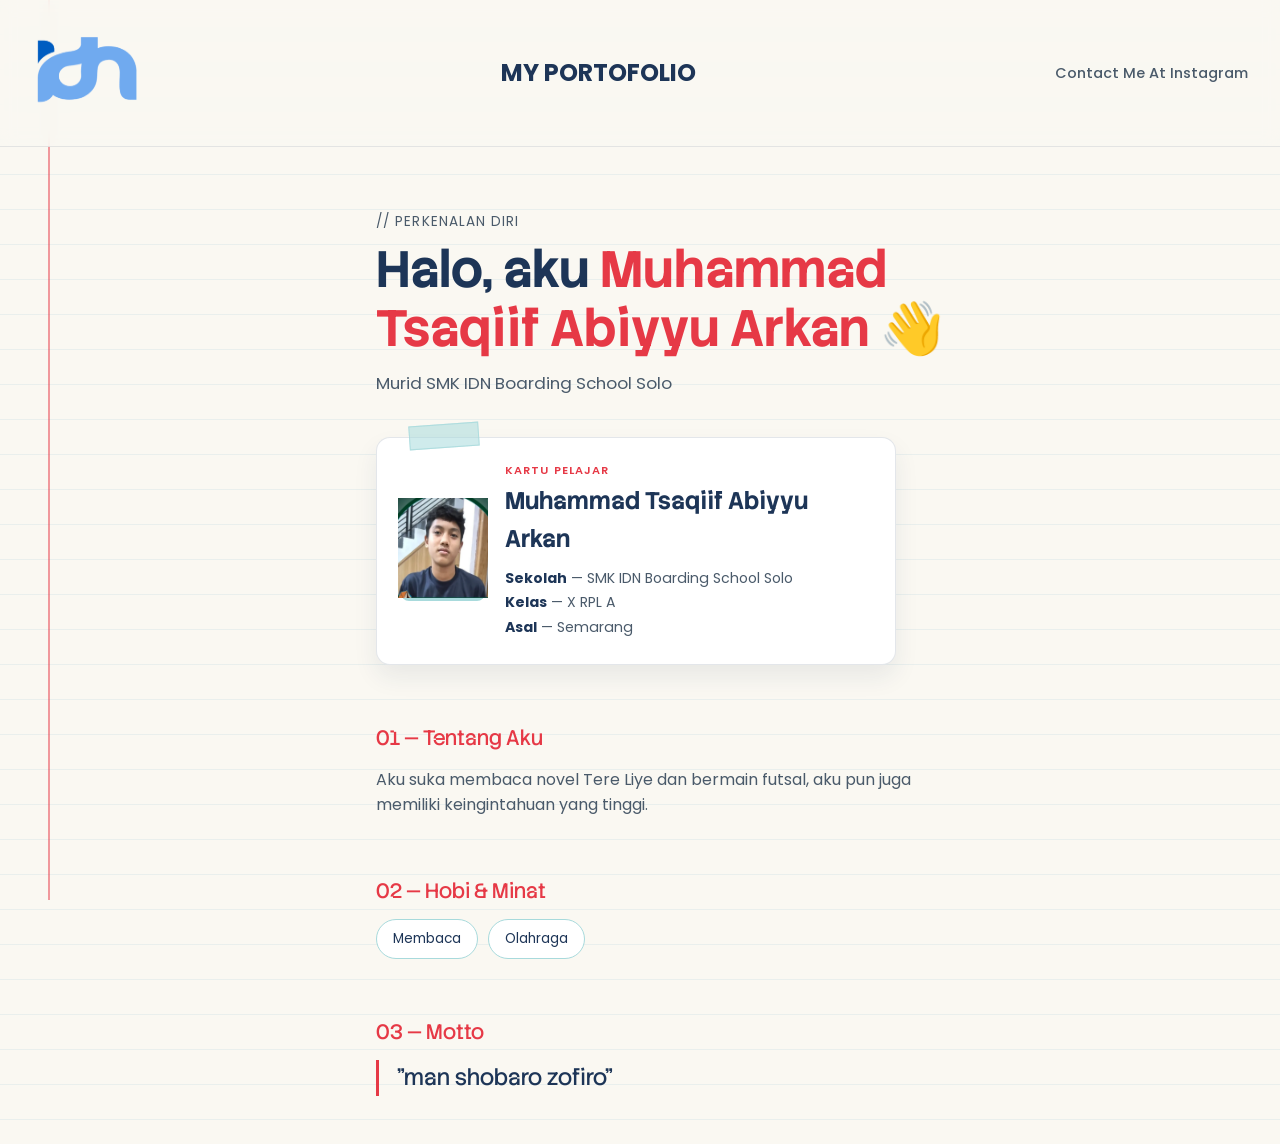
<file: potofolio.html>
<!DOCTYPE html>
<html lang="id">
<head>
  <meta charset="UTF-8">
  <meta name="viewport" content="width=device-width, initial-scale=1.0">
  <title>Portofolio - Muhammad Tsaqiif Abiyyu Arkan</title>

  <!-- Font dari Google Fonts: satu untuk gaya tulisan tangan (judul), satu untuk teks biasa -->
  <link rel="preconnect" href="https://fonts.googleapis.com">
  <link rel="preconnect" href="https://fonts.gstatic.com" crossorigin>
  <link href="https://fonts.googleapis.com/css2?family=Stack+Sans+Notch:wght@200..700&family=Poppins:wght@400;500;600&display=swap" rel="stylesheet">

  <link rel="stylesheet" href="style.css">
</head>
<body>
    <header class="site-header">     
  <nav class="navbar">          
    <a class="navbar__logo" href="https://idn.sch.id" target="_blank">
    <img src="image/idn.png" alt="Logo IDN" width="110" height="100">
</a>
<p class="navbar__title"><h1>MY PORTOFOLIO</h1></p>
    <ul class="navbar__links">
      <li><a href="https://www.instagram.com/tsaqiif.co/" target="_blank" rel="noopener noreferrer">Contact Me At Instagram</a></li>
    </ul>
  </nav>
</header>

  <!-- ===== GARIS SPIRAL BUKU CATATAN DI PINGGIR KIRI ===== -->
  <div class="spiral" aria-hidden="true"></div>

  <div class="page">

    <!-- ===== BAGIAN HERO / SAMPUL ===== -->
    <header class="hero">
      <p class="eyebrow">// perkenalan diri</p>
      <h1 class="hero-title">Halo, aku <span class="highlight">Muhammad Tsaqiif Abiyyu Arkan</span> 👋</h1>
      <p class="hero-subtitle">Murid SMK IDN Boarding School Solo</p>

      <!-- Kartu Pelajar sebagai elemen utama halaman -->
      <div class="id-card">
        <div class="id-card__tape"></div>
        <div class="id-card__photo">
          <span>
            <img src="image/tsaqiif.png"width="90" height="100" alt="Foto Kartu Pelajar">
          </span>
        </div>
        <div class="id-card__info">
          <p class="id-card__label">Kartu Pelajar</p>
          <h2 class="id-card__name">Muhammad Tsaqiif Abiyyu Arkan</h2>
          <ul class="id-card__details">
            <li><strong>Sekolah</strong> — SMK IDN Boarding School Solo</li>
            <li><strong>Kelas</strong> — X RPL A</li>
            <li><strong>Asal</strong> — Semarang</li>
          </ul>
        </div>
      </div>
    </header>

    <!-- ===== BAGIAN TENTANG AKU ===== -->
    <section class="section">
      <p class="section-label">01 — Tentang Aku</p>
      <p class="section-text">
        Aku suka membaca novel Tere Liye dan bermain futsal, aku pun juga memiliki keingintahuan yang tinggi.
      </p>
    </section>

    <!-- ===== BAGIAN HOBI & MINAT ===== -->
    <section class="section">
      <p class="section-label">02 — Hobi & Minat</p>
      <div class="tags">
        <span class="tag">Membaca</span>
        <span class="tag">Olahraga</span>
      </div>
    </section>

    <!-- ===== BAGIAN KATA-KATA FAVORIT / MOTO ===== -->
    <section class="section quote-section">
      <p class="section-label">03 — Motto</p>
      <blockquote class="quote">
        "man shobaro zofiro"
      </blockquote>
    </section>

   
    

  

</body>
</html>
</file>
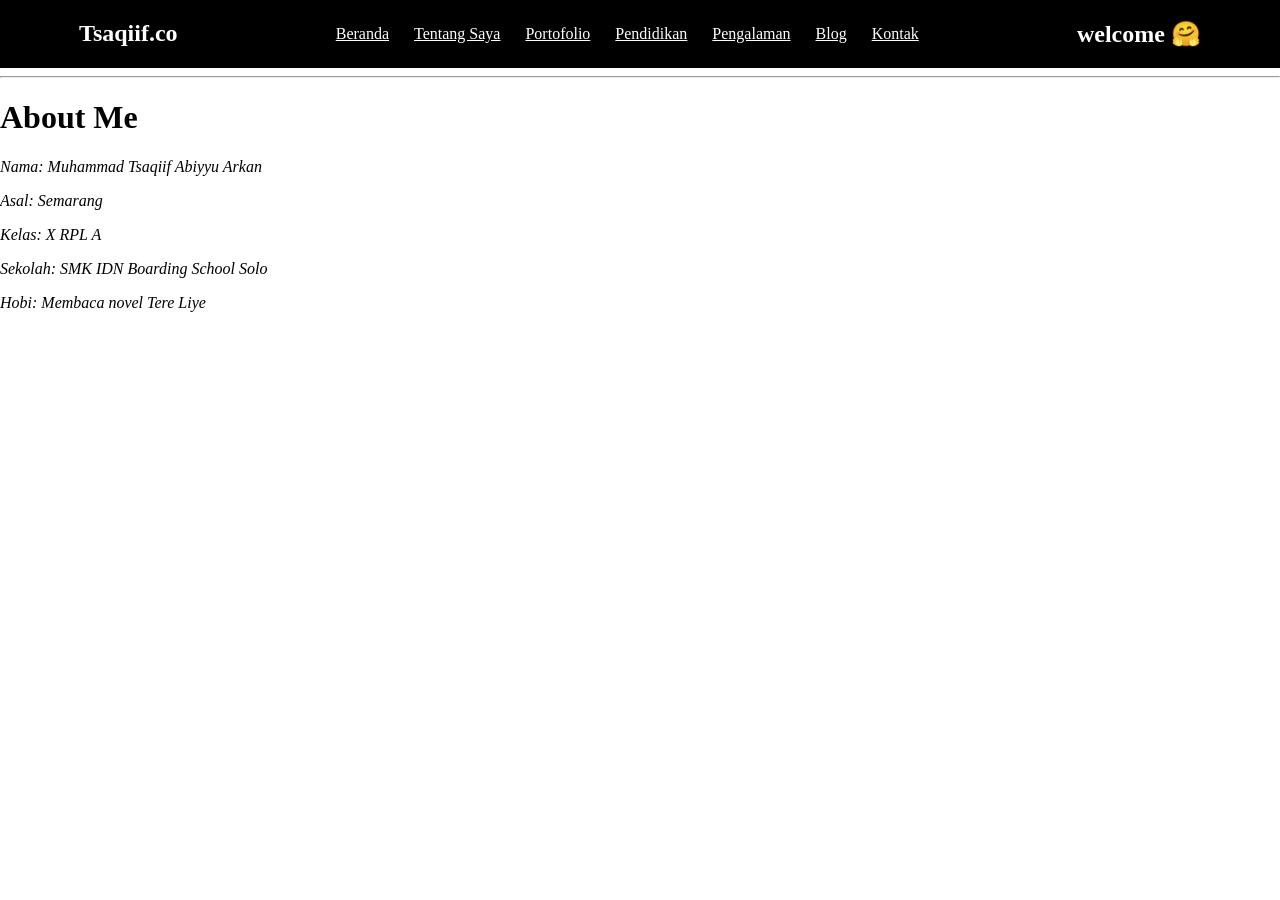
<file: tentang saya.html>
<!DOCTYPE html>
<html lang="en">
<head>
    <meta charset="UTF-8">
    <meta name="viewport" content="width=device-width, initial-scale=1.0">
    <title>Document</title>
    <link rel="stylesheet" href="tentang saya.css">
</head>
<body>
    <nav class="nav">
        <div class="nama">
            <h2>Tsaqiif.co</h2>
        </div>
        <div class="menu">
            <a href="/portofolio3.html">Beranda</a>
            <a href="#Tentang-Saya">Tentang Saya</a>
            <a href="#Portofolio">Portofolio</a>
            <a href="#Pendidikan">Pendidikan</a>
            <a href="#Pengalaman">Pengalaman</a>
            <a href="#Blog">Blog</a>
            <a href="/contact.html">Kontak</a>
        </div>
         <div class="nama">
            <h2>welcome 🤗</h2>
        </div>
    </nav>
    <hr>
    <main>
        <h1>
            <b>About Me</b>
        </h1>
        <p><i>Nama: Muhammad Tsaqiif Abiyyu Arkan</i></p>
        <p><i>Asal: Semarang</i></p>
        <p><i>Kelas: X RPL A</i></p>
        <p><i>Sekolah: SMK IDN Boarding School Solo</i></p>
        <p><i>Hobi: Membaca novel Tere Liye</i></p>
    </main>

</body>
</html>
</file>
<file: myportofolio.css>
@import url('https://fonts.googleapis.com/css2?family=Bricolage+Grotesque:opsz,wght@12..96,400;600;800&family=Newsreader:ital,opsz,wght@0,6..72,400;1,6..72,400&display=swap');

:root {
    --paper: #f4f5f8;
    --ink: #14172b;
    --cobalt: #2d3fe0;
    --sun: #ffd23f;
    --mist: #e3e6f2;
    --muted: #5c6178;
    --deep: #0f1330;
    --display: 'Bricolage Grotesque', system-ui, sans-serif;
    --text: 'Newsreader', Georgia, serif;
}

* {
    margin: 0;
    padding: 0;
    box-sizing: border-box;
}

html {
    scroll-behavior: smooth;
    scroll-padding-top: 80px;
}

body {
    font-family: var(--text);
    font-size: 18px;
    background: var(--paper);
    color: var(--ink);
}

img {
    max-width: 100%;
}

h1,
h2,
h3 {
    text-wrap: balance;
}

a:focus-visible {
    outline: 3px solid var(--cobalt);
    outline-offset: 3px;
}

.hero a:focus-visible,
.contact a:focus-visible {
    outline-color: var(--sun);
}

.eyebrow,
.hero-index,
.image-caption,
.image-number,
.section-label,
.project-meta,
.works-footer,
.education-number,
.education-info span,
.contact-label,
.contact-item span,
.contact-bottom {
    font-family: var(--display);
    font-size: 14px;
    text-transform: lowercase;
    letter-spacing: 3px;
}

.nav {
    position: sticky;
    top: 0;
    z-index: 100;
    display: flex;
    justify-content: space-between;
    align-items: center;
    padding: 16px 6%;
    background: var(--paper);
    border-bottom: 2px solid var(--ink);
    font-family: var(--display);
}

.brand {
    color: var(--ink);
    font-size: 24px;
    font-weight: 800;
    text-decoration: none;
    letter-spacing: -0.02em;
}

.brand span {
    color: var(--cobalt);
}

.menu {
    display: flex;
    gap: 28px;
}

.menu a {
    color: var(--ink);
    font-size: 16px;
    font-weight: 600;
    text-decoration: none;
    background: linear-gradient(var(--sun), var(--sun)) 0 100% / 0 6px no-repeat;
    transition: background-size 0.25s ease;
}

.menu a:hover,
.menu a:focus-visible {
    background-size: 100% 6px;
}

.hero {
    display: grid;
    grid-template-columns: 1.35fr 0.65fr;
    gap: 70px;
    align-items: center;
    padding: 90px 6% 70px;
    background: var(--cobalt);
    color: #fff;
}

.hero-text {
    max-width: 760px;
}

.eyebrow {
    display: flex;
    align-items: center;
    gap: 10px;
    margin-bottom: 40px;
    color: #d6dbff;
}

.status-dot {
    width: 10px;
    height: 10px;
    border-radius: 50%;
    background: var(--sun);
}

.pembuka {
    margin-bottom: 10px;
    font-size: 22px;
    font-style: italic;
    color: #d6dbff;
}

.fullname {
    margin-bottom: 30px;
    font-family: var(--display);
    font-weight: 800;
    font-size: clamp(46px, 8vw, 116px);
    line-height: 0.95;
    letter-spacing: -0.04em;
    animation: naik 0.8s cubic-bezier(.2, .7, .2, 1) both;
}

.fullname span {
    display: block;
    padding-left: 0.55em;
}

.sub-title {
    margin-bottom: 12px;
    font-family: var(--display);
    font-size: 20px;
    font-weight: 600;
}

.description {
    max-width: 46ch;
    margin-bottom: 36px;
    font-size: 20px;
    line-height: 1.6;
    color: #e6e9ff;
}

.btn-contact {
    display: inline-flex;
    align-items: center;
    gap: 18px;
    padding: 14px 14px 14px 26px;
    border-radius: 999px;
    background: #fff;
    color: var(--ink);
    font-family: var(--display);
    font-weight: 800;
    font-size: 17px;
    text-decoration: none;
    transition: background 0.2s ease;
}

.btn-contact span {
    display: grid;
    place-items: center;
    width: 36px;
    height: 36px;
    border-radius: 50%;
    background: var(--sun);
    font-size: 18px;
}

.btn-contact:hover,
.btn-contact:focus-visible {
    background: var(--sun);
}

.btn-contact:hover span,
.btn-contact:focus-visible span {
    background: #fff;
}

.hero-index {
    display: flex;
    justify-content: space-between;
    gap: 16px;
    margin-top: 70px;
    padding-top: 18px;
    border-top: 1px solid rgba(255, 255, 255, 0.35);
    color: #c9d0ff;
}

.hero-image {
    width: 100%;
    max-width: 360px;
    justify-self: center;
}

.image-frame {
    position: relative;
    isolation: isolate;
    transform: rotate(-2.5deg);
}

.image-frame::before {
    content: "";
    position: absolute;
    inset: 0;
    z-index: -1;
    transform: translate(16px, 16px);
    background: var(--sun);
    border-radius: 6px;
}

.image-frame img {
    display: block;
    width: 100%;
    height: 440px;
    object-fit: cover;
    border-radius: 6px;
}

.image-number {
    position: absolute;
    left: 12px;
    bottom: 12px;
    padding: 6px 12px;
    border-radius: 4px;
    background: var(--ink);
    color: #fff;
}

.image-caption {
    display: flex;
    justify-content: space-between;
    margin-top: 28px;
    color: #c9d0ff;
}

@keyframes naik {
    from {
        opacity: 0;
        transform: translateY(24px);
    }
}

.works,
.education {
    padding: 100px 6%;
}

.section-top {
    display: flex;
    justify-content: space-between;
    align-items: flex-end;
    gap: 30px;
    margin-bottom: 60px;
}

.section-label {
    display: block;
    margin-bottom: 10px;
    color: var(--muted);
}

.section-top h2 {
    font-family: var(--display);
    font-weight: 800;
    font-size: clamp(40px, 6vw, 76px);
    line-height: 1;
    letter-spacing: -0.035em;
}

.section-intro {
    max-width: 260px;
    color: var(--muted);
    font-size: 18px;
    font-style: italic;
    line-height: 1.5;
}

.project-grid {
    display: grid;
    grid-template-columns: repeat(3, minmax(0, 1fr));
    gap: 40px;
    align-items: start;
}

.project-card:nth-child(2) {
    margin-top: 64px;
}

.project-card:nth-child(3) {
    margin-top: 128px;
}

.project-image {
    position: relative;
    display: block;
    overflow: hidden;
    border-radius: 4px;
    background: var(--mist);
}

.project-card:nth-child(1) .project-image {
    aspect-ratio: 4 / 5;
}

.project-card:nth-child(2) .project-image {
    aspect-ratio: 1 / 1;
}

.project-card:nth-child(3) .project-image {
    aspect-ratio: 5 / 6;
}

.project-image img {
    display: block;
    width: 100%;
    height: 100%;
    object-fit: cover;
}

.project-arrow {
    position: absolute;
    right: 12px;
    bottom: 12px;
    display: grid;
    place-items: center;
    width: 46px;
    height: 46px;
    border-radius: 50%;
    background: var(--sun);
    color: var(--ink);
    font-size: 20px;
    transition: transform 0.25s ease;
}

.project-image:hover .project-arrow,
.project-image:focus-visible .project-arrow {
    transform: translate(3px, -3px);
}

.project-meta {
    display: flex;
    justify-content: space-between;
    gap: 10px;
    margin-top: 18px;
    color: var(--cobalt);
    font-weight: 600;
}

.project-card h3 {
    margin: 8px 0 12px;
    font-family: var(--display);
    font-weight: 800;
    font-size: 28px;
    line-height: 1.1;
    letter-spacing: -0.02em;
}

.deskripsi {
    font-size: 18px;
    line-height: 1.7;
    color: #3d4256;
}

.works-footer {
    display: flex;
    justify-content: space-between;
    gap: 16px;
    margin-top: 90px;
    padding-top: 16px;
    border-top: 2px solid var(--ink);
    color: var(--muted);
}

.education {
    background: var(--mist);
}

.education-grid {
    border-bottom: 2px solid var(--ink);
}

.education-card {
    display: grid;
    grid-template-columns: 50px 130px 1fr;
    align-items: center;
    gap: 24px;
    padding: 26px 0;
    border-top: 2px solid var(--ink);
}

.education-number {
    color: var(--muted);
}

.education-logo {
    display: flex;
    justify-content: center;
    align-items: center;
    height: 84px;
}

.education-logo img {
    width: 100%;
    height: 100%;
    object-fit: contain;
}

.education-info span {
    color: var(--cobalt);
    font-weight: 600;
}

.education-info h3 {
    margin-top: 4px;
    font-family: var(--display);
    font-weight: 800;
    font-size: clamp(24px, 3.2vw, 38px);
    line-height: 1.1;
    letter-spacing: -0.025em;
}

.contact {
    padding: 90px 6% 30px;
    background: var(--deep);
    color: #fff;
}

.contact-header {
    display: flex;
    justify-content: space-between;
    align-items: flex-end;
    gap: 24px;
    margin-bottom: 60px;
}

.contact-header .section-label,
.contact-label {
    color: #aab2e8;
}

.contact-header h2 {
    font-family: var(--display);
    font-weight: 800;
    font-size: clamp(46px, 9vw, 128px);
    line-height: 0.95;
    letter-spacing: -0.04em;
}

.contact-item {
    display: flex;
    justify-content: space-between;
    align-items: baseline;
    gap: 20px;
    padding: 24px 0;
    border-bottom: 1px solid rgba(255, 255, 255, 0.22);
}

.contact-item span {
    color: #aab2e8;
}

.contact-item a,
.contact-item p {
    color: #fff;
    font-size: 20px;
    text-align: right;
    overflow-wrap: anywhere;
}

.contact-item a {
    text-decoration: underline;
    text-decoration-color: transparent;
    text-decoration-thickness: 3px;
    text-underline-offset: 5px;
    transition: text-decoration-color 0.2s ease;
}

.contact-item a:hover,
.contact-item a:focus-visible {
    text-decoration-color: var(--sun);
}

.contact-bottom {
    display: flex;
    justify-content: space-between;
    gap: 16px;
    margin-top: 50px;
    color: #8d96d6;
}

@media (max-width: 900px) {
    .hero {
        grid-template-columns: 1fr;
        gap: 60px;
        padding-top: 60px;
    }

    .hero-image {
        justify-self: start;
        max-width: 320px;
        margin-left: 10px;
    }

    .project-grid {
        grid-template-columns: repeat(2, minmax(0, 1fr));
    }

    .project-card:nth-child(3) {
        margin-top: 0;
    }
}

@media (max-width: 600px) {
    html {
        scroll-padding-top: 110px;
    }

    body {
        font-size: 17px;
    }

    .nav {
        flex-direction: column;
        gap: 10px;
        padding: 14px 5%;
    }

    .menu {
        flex-wrap: wrap;
        justify-content: center;
        gap: 6px 18px;
    }

    .menu a {
        padding: 4px 0;
        font-size: 14px;
    }

    .hero {
        padding: 50px 6%;
    }

    .hero-index,
    .works-footer,
    .contact-bottom {
        flex-direction: column;
        gap: 4px;
    }

    .image-frame img {
        height: 360px;
    }

    .works,
    .education {
        padding: 64px 6%;
    }

    .section-top,
    .contact-header {
        flex-direction: column;
        align-items: flex-start;
        gap: 14px;
        margin-bottom: 36px;
    }

    .project-grid {
        grid-template-columns: 1fr;
        gap: 56px;
    }

    .project-card:nth-child(2),
    .project-card:nth-child(3) {
        margin-top: 0;
    }

    .education-card {
        grid-template-columns: 34px 80px 1fr;
        gap: 14px;
    }

    .education-logo {
        height: 64px;
    }

    .contact {
        padding: 60px 6% 24px;
    }

    .contact-item {
        flex-direction: column;
        align-items: flex-start;
        gap: 6px;
    }

    .contact-item a,
    .contact-item p {
        font-size: 17px;
        text-align: left;
    }
}

@media (prefers-reduced-motion: reduce) {
    html {
        scroll-behavior: auto;
    }

    .fullname {
        animation: none;
    }

    *,
    *::before,
    *::after {
        transition: none !important;
        animation-duration: 0.01ms !important;
        animation-iteration-count: 1 !important;
    }
}
</file>
<file: contact.css>
body{
    padding: 0;
    margin: 0;
}

.nav{
    display: flex;
    flex-direction: row;
    justify-content: space-around;
    align-items: center;
}

.nav{
    background-color:black;
}

.nama{
    color: white;
}

.menu{
    display: flex;
    gap: 25px;
}

.menu a {
    color: white;
}

.menu a:hover {
    color: grey;
}
</file>
<file: grid.css>
.body{
    padding: 0;
    margin: 0;
}

.nav{
    display: grid;
    grid-template-columns: 1fr 1fr;
}

.grid{
    display: grid;
    grid-template-columns: 250px 1fr 1fr;
    grid-template-rows: 60px 200px 50px;
    grid-template-areas: 
    "header header"
    "sidebar content"
    "footer footer";
    gap: 10px;
    background-color: cornsilk;
    padding: 10px;
}

.header{
    grid-area: header;
    background-color: cornsilk;
}

.sidebar{
    grid-area: sidebar;
    background-color: cornsilk;
}

.content{
    grid-area: content;
    background-color:cornsilk;
}

.footer{
    grid-area: footer;
    background-color: cornsilk;
}
</file>
<file: style.css>
/* ============================================
   VARIABEL WARNA & FONT (biar gampang diganti)
   ============================================ */
:root {
  --paper: #faf8f2;          /* warna kertas / background */
  --paper-line: #d9e6e8;     /* warna garis buku catatan */
  --ink: #1d3557;            /* warna teks utama, biru tinta */
  --ink-soft: #4a5a6a;       /* teks sekunder, abu kebiruan */
  --red-pen: #e63946;        /* aksen merah, seperti coretan pulpen */
  --sky: #a8dadc;            /* aksen biru muda */
  --font-hand: 'Stack Sans Notch', sans-serif;
  --font-body: 'Poppins', sans-serif;
}

/* ============================================
   ANIMASI SAAT HALAMAN DIBUKA
   ============================================
   @keyframes itu kayak bikin "rekaman gerakan": kita atur
   posisi di awal (from) dan di akhir (to), nanti browser yang
   otomatis ngegerakin elemennya pelan-pelan di antara dua titik itu. */
@keyframes muncul-dari-bawah {
  from {
    opacity: 0;           /* mulai dari tak terlihat */
    transform: translateY(16px); /* mulai agak turun 16px */
  }
  to {
    opacity: 1;            /* jadi terlihat penuh */
    transform: translateY(0); /* posisi normal */
  }
}

/* ============================================
   HEADER (pembungkus navbar, nempel di paling atas)
   ============================================ */
.site-header {
  /* position: sticky = nempel di posisi tertentu (top: 0, paling atas)
     pas halaman di-scroll ke bawah, header-nya ikutan "ngambang" di atas */
  position: sticky;
  top: 0;
  z-index: 10; /* biar header-nya di atas elemen lain, ga ketutupan */

  background: rgba(250, 248, 242, 0.85); /* warna kertas, agak transparan */
  backdrop-filter: blur(8px); /* efek blur/kabur di belakang header */
  border-bottom: 1px solid rgba(29, 53, 87, 0.1);
}

/* .navbar sekarang cuma ngatur susunan logo & menu di dalam header,
   ga perlu urusan sticky/warna lagi karena udah dihandle .site-header */
.navbar {
  display: flex;
  justify-content: space-between; /* logo di kiri, menu di kanan */
  align-items: center;
  padding: 18px 32px;
}

.navbar__logo {
  font-family: var(--font-hand);
  font-size: 1.2rem;
  color: var(--ink);
  text-decoration: none;
  font-weight: 700;
}

.navbar__links {
  display: flex;
  gap: 24px;
  list-style: none; /* hilangin bulatan/titik bawaan <ul> */
}

.navbar__links a {
  color: var(--ink-soft);
  text-decoration: none;
  font-size: 0.9rem;
  font-weight: 500;
  transition: color 0.2s ease;
}

.navbar__links a:hover {
  color: var(--red-pen);
}

/* Di layar kecil (HP), sembunyiin teks menu biar ga sempit,
   nanti bisa dikembangin lagi jadi menu hamburger kalau sudah lebih jago */
@media (max-width: 480px) {
  .navbar { padding: 14px 20px; }
  .navbar__links { gap: 14px; }
  .navbar__links a { font-size: 0.8rem; }
}

/* ============================================
   RESET DASAR
   ============================================ */
* {
  margin: 0;
  padding: 0;
  box-sizing: border-box;
}

body {
  font-family: var(--font-body);
  color: var(--ink);
  background-color: var(--paper);
  /* garis-garis horizontal seperti buku catatan */
  background-image: repeating-linear-gradient(
    to bottom,
    transparent 0px,
    transparent 34px,
    var(--paper-line) 35px
  );
  line-height: 1.6;
}

/* Garis spiral merah di pinggir kiri, seperti buku catatan */
.spiral {
  position: fixed;
  top: 0;
  left: 48px;
  width: 2px;
  height: 100%;
  background-color: var(--red-pen);
  opacity: 0.5;
  z-index: 0;
}

.page {
  position: relative;
  z-index: 1;
  max-width: 720px;
  margin: 0 auto;
  padding: 64px 32px 48px 96px; /* padding kiri lebih besar karena ada garis spiral */
}

@media (max-width: 640px) {
  .spiral { left: 24px; }
  .page { padding: 48px 20px 40px 52px; }
}

/* ============================================
   HERO / SAMPUL
   ============================================ */
.eyebrow {
  font-family: var(--font-body);
  font-size: 0.85rem;
  letter-spacing: 0.08em;
  color: var(--ink-soft);
  text-transform: uppercase;
  margin-bottom: 8px;
  /* jalanin animasi "muncul-dari-bawah" selama 0.6 detik, sekali aja,
     dan biar hasil akhirnya (opacity:1) tetep nempel setelah selesai (forwards) */
  animation: muncul-dari-bawah 0.6s ease forwards;
}

.hero-title {
  font-family: var(--font-hand);
  font-size: clamp(2.2rem, 6vw, 3.2rem);
  font-weight: 700;
  line-height: 1.15;
  margin-bottom: 12px;
  /* delay 0.15s biar muncul abis eyebrow, ga bareng-bareng */
  animation: muncul-dari-bawah 0.6s ease 0.15s forwards;
  opacity: 0; /* disembunyiin dulu sebelum animasi jalan */
}

.highlight {
  color: var(--red-pen);
  position: relative;
}

.hero-subtitle {
  font-size: 1.05rem;
  color: var(--ink-soft);
  max-width: 46ch;
  margin-bottom: 40px;
  animation: muncul-dari-bawah 0.6s ease 0.3s forwards;
  opacity: 0;
}

/* ============================================
   KARTU PELAJAR (elemen utama / signature)
   ============================================ */
.id-card {
  position: relative;
  display: flex;
  gap: 20px;
  align-items: center;
  background: #ffffff;
  border: 1px solid rgba(29, 53, 87, 0.12);
  border-radius: 14px;
  padding: 24px;
  max-width: 520px;
  box-shadow: 0 12px 24px rgba(29, 53, 87, 0.08);
  transform: rotate(-2deg);
  animation: muncul-dari-bawah 0.6s ease 0.45s forwards;
  opacity: 0;
  /* transition: biar perubahan pas di-hover (miring & bayangan) jalan
     halus, bukan langsung "kedip" pindah posisi */
  transition: transform 0.25s ease, box-shadow 0.25s ease;
}

/* :hover artinya "kalau mouse nempel di atas elemen ini".
   Efeknya kartu jadi lurus (rotate 0) & keliatan lebih "ngangkat" */
.id-card:hover {
  transform: rotate(0deg) translateY(-4px);
  box-shadow: 0 18px 32px rgba(29, 53, 87, 0.14);
}

.id-card__tape {
  position: absolute;
  top: -14px;
  left: 32px;
  width: 70px;
  height: 24px;
  background: rgba(168, 218, 220, 0.55);
  border: 1px solid rgba(168, 218, 220, 0.8);
  transform: rotate(-4deg);
}

.id-card__photo {
  flex-shrink: 0;
  width: 84px;
  height: 100px;
  background: var(--sky);
  border-radius: 8px;
  display: flex;
  align-items: center;
  justify-content: center;
  font-size: 0.8rem;
  color: var(--ink);
  font-weight: 600;
}

.id-card__label {
  font-size: 0.7rem;
  letter-spacing: 0.1em;
  text-transform: uppercase;
  color: var(--red-pen);
  font-weight: 600;
  margin-bottom: 2px;
}

.id-card__name {
  font-family: var(--font-hand);
  font-size: 1.5rem;
  margin-bottom: 8px;
}

.id-card__details {
  list-style: none;
  font-size: 0.88rem;
  color: var(--ink-soft);
}

.id-card__details li {
  margin-bottom: 2px;
}

.id-card__details strong {
  color: var(--ink);
}

/* ============================================
   SECTION UMUM
   ============================================ */
.section {
  margin-top: 56px;
}

.section-label {
  font-family: var(--font-hand);
  font-size: 1.3rem;
  color: var(--red-pen);
  margin-bottom: 12px;
}

.section-text {
  color: var(--ink-soft);
  max-width: 58ch;
}

/* ============================================
   TAG HOBI
   ============================================ */
.tags {
  display: flex;
  flex-wrap: wrap;
  gap: 10px;
}

.tag {
  font-size: 0.85rem;
  padding: 8px 16px;
  background: #ffffff;
  border: 1px solid var(--sky);
  border-radius: 999px;
  color: var(--ink);
  transition: background-color 0.2s ease, transform 0.2s ease, color 0.2s ease;
}

/* Pas tag di-hover: background jadi biru muda & sedikit naik ke atas.
   translateY(-2px) = geser ke atas 2px (angka minus = ke atas) */
.tag:hover {
  background-color: var(--sky);
  transform: translateY(-2px);
}

/* ============================================
   QUOTE / MOTTO
   ============================================ */
.quote {
  font-family: var(--font-hand);
  font-size: 1.4rem;
  color: var(--ink);
  border-left: 3px solid var(--red-pen);
  padding-left: 18px;
  max-width: 50ch;
}

/* ============================================
   FOOTER / KONTAK
   ============================================ */
.footer {
  margin-top: 72px;
  padding-top: 24px;
  border-top: 1px dashed rgba(29, 53, 87, 0.2);
}

.contact-links {
  display: flex;
  gap: 20px;
  margin-bottom: 16px;
}

.contact-links a {
  color: var(--ink);
  text-decoration: none;
  font-weight: 500;
  font-size: 0.95rem;
  border-bottom: 2px solid var(--sky);
  padding-bottom: 2px;
  transition: border-color 0.2s ease, color 0.2s ease;
}

.contact-links a:hover,
.contact-links a:focus-visible {
  color: var(--red-pen);
  border-color: var(--red-pen);
}

.footer-note {
  font-size: 0.8rem;
  color: var(--ink-soft);
}

/* Aksesibilitas: outline fokus terlihat jelas saat navigasi keyboard */
a:focus-visible {
  outline: 2px solid var(--red-pen);
  outline-offset: 3px;
}

/* Hormati preferensi pengguna yang tidak suka animasi */
@media (prefers-reduced-motion: reduce) {
  * {
    transition: none !important;
  }
}
</file>
<file: portofolio.css>
/* ============================================
   VARIABEL WARNA & FONT (biar gampang diganti)
   ============================================ */
:root {
  --paper: #faf8f2;          /* warna kertas / background */
  --paper-line: #d9e6e8;     /* warna garis buku catatan */
  --ink: #1d3557;            /* warna teks utama, biru tinta */
  --ink-soft: #4a5a6a;       /* teks sekunder, abu kebiruan */
  --red-pen: #e63946;        /* aksen merah, seperti coretan pulpen */
  --sky: #a8dadc;            /* aksen biru muda */
  --font-hand: 'Stack Sans Notch', sans-serif;
  --font-body: 'Poppins', sans-serif;
}

/* ============================================
   ANIMASI SAAT HALAMAN DIBUKA
   ============================================
   @keyframes itu kayak bikin "rekaman gerakan": kita atur
   posisi di awal (from) dan di akhir (to), nanti browser yang
   otomatis ngegerakin elemennya pelan-pelan di antara dua titik itu. */
@keyframes muncul-dari-bawah {
  from {
    opacity: 0;           /* mulai dari tak terlihat */
    transform: translateY(16px); /* mulai agak turun 16px */
  }
  to {
    opacity: 1;            /* jadi terlihat penuh */
    transform: translateY(0); /* posisi normal */
  }
}

/* ============================================
   HEADER (pembungkus navbar, nempel di paling atas)
   ============================================ */
.site-header {
  /* position: sticky = nempel di posisi tertentu (top: 0, paling atas)
     pas halaman di-scroll ke bawah, header-nya ikutan "ngambang" di atas */
  position: sticky;
  top: 0;
  z-index: 10; /* biar header-nya di atas elemen lain, ga ketutupan */

  background: rgba(250, 248, 242, 0.85); /* warna kertas, agak transparan */
  backdrop-filter: blur(8px); /* efek blur/kabur di belakang header */
  border-bottom: 1px solid rgba(29, 53, 87, 0.1);
}

/* .navbar sekarang cuma ngatur susunan logo & menu di dalam header,
   ga perlu urusan sticky/warna lagi karena udah dihandle .site-header */
.navbar {
  position: relative; /* jadi "titik acuan" buat posisi judul di tengah */
  display: flex;
  justify-content: space-between; /* logo di kiri, menu di kanan */
  align-items: center;
  padding: 18px 32px;
}

/* Judul di tengah navbar.
   position: absolute + left: 50% + transform: translateX(-50%)
   itu trik standar buat naruh sesuatu PERSIS di tengah horizontal,
   nggak peduli logo di kiri / menu di kanan lebarnya berapa. */
.navbar__title {
  position: absolute;
  left: 50%;
  top: 50%;
  transform: translate(-50%, -50%); /* geser balik setengah lebar & tingginya sendiri, biar pas center */
  font-family: var(--font-hand);
  font-size: 1rem;
  color: var(--ink);
  white-space: nowrap; /* teksnya jangan sampai patah ke baris baru */
}

/* Di layar kecil (HP), judul tengah disembunyikan dulu biar nggak numpuk
   sama logo & menu yang udah sempit */
@media (max-width: 640px) {
  .navbar__title { display: none; }
}

/* ============================================
   ADMIN PANEL: tombol edit & efek mode edit
   ============================================ */
.edit-btn {
  /* reset gaya bawaan <button> biar bisa didesain bebas */
  font-family: var(--font-body);
  font-size: 0.85rem;
  font-weight: 500;
  color: var(--ink);
  background: #ffffff;
  border: 1px solid var(--sky);
  border-radius: 999px;
  padding: 6px 14px;
  cursor: pointer;
  transition: background-color 0.2s ease;
}

.edit-btn:hover {
  background-color: var(--sky);
}

/* Pas mode edit AKTIF (body dikasih class "is-editing" lewat JS),
   semua elemen .editable dikasih garis putus-putus biar kelihatan
   jelas mana yang bisa diklik & diketik ulang */
.is-editing .editable {
  outline: 1px dashed var(--red-pen);
  outline-offset: 2px;
  border-radius: 4px;
  cursor: text;
}

/* Pas lagi difokus/diklik buat diketik, outline-nya dipertebal */
.is-editing .editable:focus {
  outline: 2px solid var(--red-pen);
  background-color: rgba(230, 57, 70, 0.06);
}

/* ============================================
   KARYA-KARYA
   ============================================ */
.karya-empty {
  color: var(--ink-soft);
  font-size: 0.95rem;
  margin-bottom: 16px;
}

/* Waktu udah ada minimal 1 karya, teks "belum ada karya" ini disembunyikan lewat JS */
.karya-empty.hidden {
  display: none;
}

.karya-grid {
  display: grid;
  grid-template-columns: repeat(auto-fill, minmax(120px, 1fr));
  gap: 10px;
  margin-bottom: 20px;
}

.karya-card {
  position: relative;
  background: #ffffff;
  border: 1px solid rgba(29, 53, 87, 0.12);
  border-radius: 10px;
  padding: 10px;
  box-shadow: 0 8px 16px rgba(29, 53, 87, 0.06);
  transition: transform 0.2s ease, box-shadow 0.2s ease;
}

.karya-card:hover {
  transform: translateY(-3px);
  box-shadow: 0 14px 24px rgba(29, 53, 87, 0.1);
}

/* Class ini cuma ditambahin lewat JS kalau karyanya punya link,
   biar kartu yang gak ada link-nya nggak keliatan "bisa diklik" */
.karya-card--clickable {
  cursor: pointer;
}

.karya-card--clickable:hover {
  border-color: var(--red-pen);
}

.karya-card__judul {
  font-family: var(--font-hand);
  font-size: 0.9rem;
  color: var(--ink);
  margin-bottom: 3px;
}

.karya-card__gambar {
  width: 100%;
  height: 70px;
  object-fit: cover; /* biar foto kepotong rapi, ga gepeng, sesuai bingkainya */
  border-radius: 6px;
  margin-bottom: 6px;
  display: block;
}

.karya-card__deskripsi {
  font-size: 0.72rem;
  color: var(--ink-soft);
  margin-bottom: 6px;
}

.karya-card__link {
  font-size: 0.8rem;
  color: var(--red-pen);
  text-decoration: none;
  font-weight: 500;
}

.karya-card__link:hover {
  text-decoration: underline;
}

/* Tombol hapus (x) di pojok kanan atas kartu, cuma nongol pas mode edit aktif */
.karya-card__delete {
  display: none; /* default disembunyikan */
  position: absolute;
  top: 8px;
  right: 8px;
  width: 22px;
  height: 22px;
  border-radius: 50%;
  border: none;
  background: var(--red-pen);
  color: #ffffff;
  font-size: 0.75rem;
  line-height: 1;
  cursor: pointer;
}

.is-editing .karya-card__delete {
  display: block; /* muncul cuma pas mode edit aktif */
}

/* Tombol "+ Tambah Karya" */
.karya-add-btn {
  font-family: var(--font-body);
  font-size: 0.9rem;
  font-weight: 500;
  color: var(--ink);
  background: #ffffff;
  border: 1.5px dashed var(--sky);
  border-radius: 10px;
  padding: 10px 18px;
  cursor: pointer;
  transition: background-color 0.2s ease, border-color 0.2s ease;
}

.karya-add-btn:hover {
  background-color: var(--sky);
  border-color: var(--red-pen);
}

.navbar__logo {
  font-family: var(--font-hand);
  font-size: 1.2rem;
  color: var(--ink);
  text-decoration: none;
  font-weight: 700;
}

.navbar__links {
  display: flex;
  gap: 24px;
  list-style: none; /* hilangin bulatan/titik bawaan <ul> */
}

.navbar__links a {
  color: var(--ink-soft);
  text-decoration: none;
  font-size: 0.9rem;
  font-weight: 500;
  transition: color 0.2s ease;
}

.navbar__links a:hover {
  color: var(--red-pen);
}

/* Di layar kecil (HP), sembunyiin teks menu biar ga sempit,
   nanti bisa dikembangin lagi jadi menu hamburger kalau sudah lebih jago */
@media (max-width: 480px) {
  .navbar { padding: 14px 20px; }
  .navbar__links { gap: 14px; }
  .navbar__links a { font-size: 0.8rem; }
}

/* ============================================
   RESET DASAR
   ============================================ */
* {
  margin: 0;
  padding: 0;
  box-sizing: border-box;
}

body {
  font-family: var(--font-body);
  color: var(--ink);
  background-color: var(--paper);
  /* garis-garis horizontal seperti buku catatan */
  background-image: repeating-linear-gradient(
    to bottom,
    transparent 0px,
    transparent 34px,
    var(--paper-line) 35px
  );
  line-height: 1.6;
}

/* Garis spiral merah di pinggir kiri, seperti buku catatan */
.spiral {
  position: fixed;
  top: 0;
  left: 48px;
  width: 2px;
  height: 100%;
  background-color: var(--red-pen);
  opacity: 0.5;
  z-index: 0;
}

.page {
  position: relative;
  z-index: 1;
  max-width: 720px;
  margin: 0 auto;
  padding: 64px 32px 48px 96px; /* padding kiri lebih besar karena ada garis spiral */
}

@media (max-width: 640px) {
  .spiral { left: 24px; }
  .page { padding: 48px 20px 40px 52px; }
}

/* ============================================
   HERO / SAMPUL
   ============================================ */
.eyebrow {
  font-family: var(--font-body);
  font-size: 0.85rem;
  letter-spacing: 0.08em;
  color: var(--ink-soft);
  text-transform: uppercase;
  margin-bottom: 8px;
  /* jalanin animasi "muncul-dari-bawah" selama 0.6 detik, sekali aja,
     dan biar hasil akhirnya (opacity:1) tetep nempel setelah selesai (forwards) */
  animation: muncul-dari-bawah 0.6s ease forwards;
}

.hero-title {
  font-family: var(--font-hand);
  font-size: clamp(2.2rem, 6vw, 3.2rem);
  font-weight: 700;
  line-height: 1.15;
  margin-bottom: 12px;
  /* delay 0.15s biar muncul abis eyebrow, ga bareng-bareng */
  animation: muncul-dari-bawah 0.6s ease 0.15s forwards;
  opacity: 0; /* disembunyiin dulu sebelum animasi jalan */
}

.highlight {
  color: var(--red-pen);
  position: relative;
}

.hero-subtitle {
  font-size: 1.05rem;
  color: var(--ink-soft);
  max-width: 46ch;
  margin-bottom: 40px;
  animation: muncul-dari-bawah 0.6s ease 0.3s forwards;
  opacity: 0;
}

/* ============================================
   KARTU PELAJAR (elemen utama / signature)
   ============================================ */
.id-card {
  position: relative;
  display: flex;
  gap: 20px;
  align-items: center;
  background: #ffffff;
  border: 1px solid rgba(29, 53, 87, 0.12);
  border-radius: 14px;
  padding: 24px;
  max-width: 520px;
  box-shadow: 0 12px 24px rgba(29, 53, 87, 0.08);
  transform: rotate(-2deg);
  animation: muncul-dari-bawah 0.6s ease 0.45s forwards;
  opacity: 0;
  /* transition: biar perubahan pas di-hover (miring & bayangan) jalan
     halus, bukan langsung "kedip" pindah posisi */
  transition: transform 0.25s ease, box-shadow 0.25s ease;
}

/* :hover artinya "kalau mouse nempel di atas elemen ini".
   Efeknya kartu jadi lurus (rotate 0) & keliatan lebih "ngangkat" */
.id-card:hover {
  transform: rotate(0deg) translateY(-4px);
  box-shadow: 0 18px 32px rgba(29, 53, 87, 0.14);
}

.id-card__tape {
  position: absolute;
  top: -14px;
  left: 32px;
  width: 70px;
  height: 24px;
  background: rgba(168, 218, 220, 0.55);
  border: 1px solid rgba(168, 218, 220, 0.8);
  transform: rotate(-4deg);
}

.id-card__photo {
  flex-shrink: 0;
  width: 84px;
  height: 100px;
  background: var(--sky);
  border-radius: 8px;
  display: flex;
  align-items: center;
  justify-content: center;
  font-size: 0.8rem;
  color: var(--ink);
  font-weight: 600;
}

.id-card__label {
  font-size: 0.7rem;
  letter-spacing: 0.1em;
  text-transform: uppercase;
  color: var(--red-pen);
  font-weight: 600;
  margin-bottom: 2px;
}

.id-card__name {
  font-family: var(--font-hand);
  font-size: 1.5rem;
  margin-bottom: 8px;
}

.id-card__details {
  list-style: none;
  font-size: 0.88rem;
  color: var(--ink-soft);
}

.id-card__details li {
  margin-bottom: 2px;
}

.id-card__details strong {
  color: var(--ink);
}

/* ============================================
   SECTION UMUM
   ============================================ */
.section {
  margin-top: 56px;
}

.section-label {
  font-family: var(--font-hand);
  font-size: 1.3rem;
  color: var(--red-pen);
  margin-bottom: 12px;
}

.section-text {
  color: var(--ink-soft);
  max-width: 58ch;
}

/* ============================================
   TAG HOBI
   ============================================ */
.tags {
  display: flex;
  flex-wrap: wrap;
  gap: 10px;
}

.tag {
  font-size: 0.85rem;
  padding: 8px 16px;
  background: #ffffff;
  border: 1px solid var(--sky);
  border-radius: 999px;
  color: var(--ink);
  transition: background-color 0.2s ease, transform 0.2s ease, color 0.2s ease;
}

/* Pas tag di-hover: background jadi biru muda & sedikit naik ke atas.
   translateY(-2px) = geser ke atas 2px (angka minus = ke atas) */
.tag:hover {
  background-color: var(--sky);
  transform: translateY(-2px);
}

/* ============================================
   QUOTE / MOTTO
   ============================================ */
.quote {
  font-family: var(--font-hand);
  font-size: 1.4rem;
  color: var(--ink);
  border-left: 3px solid var(--red-pen);
  padding-left: 18px;
  max-width: 50ch;
}

/* ============================================
   FOOTER / KONTAK
   ============================================ */
.footer {
  margin-top: 72px;
  padding-top: 24px;
  border-top: 1px dashed rgba(29, 53, 87, 0.2);
}

.contact-links {
  display: flex;
  gap: 20px;
  margin-bottom: 16px;
}

.contact-links a {
  color: var(--ink);
  text-decoration: none;
  font-weight: 500;
  font-size: 0.95rem;
  border-bottom: 2px solid var(--sky);
  padding-bottom: 2px;
  transition: border-color 0.2s ease, color 0.2s ease;
}

.contact-links a:hover,
.contact-links a:focus-visible {
  color: var(--red-pen);
  border-color: var(--red-pen);
}

.footer-note {
  font-size: 0.8rem;
  color: var(--ink-soft);
}

/* Aksesibilitas: outline fokus terlihat jelas saat navigasi keyboard */
a:focus-visible {
  outline: 2px solid var(--red-pen);
  outline-offset: 3px;
}

/* Hormati preferensi pengguna yang tidak suka animasi */
@media (prefers-reduced-motion: reduce) {
  * {
    transition: none !important;
  }
}
</file>
<file: portofolio3.css>
.body{
    padding: 0;
    margin: 0;
}

.nama{
    color: white;
}

.nav{
    display: flex;
    flex-direction:row;
    justify-content: space-around;
    align-items: center;
    position: sticky;
    top: 0;
    width: 100%;
}

.menu{
    display: flex;
    gap: 25px;
}

.nav{
    background-color:black;
}

.fullname{
    font-size: 30px;
    font-weight: bold;
}

.perkenalan{
    display: flex;
  flex-direction: row;       /* Menyusun teks dan foto bersebelahan (Kiri - Kanan) */
  align-items: center;        /* Membuat teks dan foto sejajar secara vertikal di tengah */
  justify-content: space-between; /* Memberi jarak otomatis antara teks (kiri) dan foto (kanan) */
  padding: 60px 10%;          /* Jarak aman dari pinggir layar */
  gap: 40px;
}

.hero{
    flex: 1;
}

.button{
    background-color: black;
    border-radius: 30px;
    padding-top: 10px;
    padding-bottom: 10px;
    padding-right: 20px;
    padding-left: 20px;
    letter-spacing: 1px;
}

.menu a {
    color: white;
    text-decoration: none;
}

.menu a:hover {
    color: grey;
}

.foto{
    display: flex;
    gap: 50px;
    justify-content: right;
    flex-direction: row;
    flex-shrink: 0;
}

.bottom{
    margin-bottom: 100px;
}

.project{
    display: flex;
    gap: 100px;
    justify-content: center;
    flex-direction: row;
    justify-content: space-around;
}


.test{
    display: flex;
    gap: 100px;
    justify-content: center;
    flex-direction: row;
}

/* Judul Section */
.judul {
  text-align: center;
  font-size: 32px;
  font-weight: bold;
  margin-bottom: 40px;
}

/* Wadah Utama (Membuat tampilan Kiri - Kanan) */
.wadah {
  display: flex;
  justify-content: space-around; /* Rata tengah */
  align-items: flex-start;
  gap: 60px;               /* Jarak antar card projek */
  flex-wrap: wrap;         /* Biar aman di layar HP */
}

/* Card Per-Projek */
.card-project {
  display: flex;
  flex-direction: column;
  align-items: center;
  max-width: 350px;
  text-align: center;
}

.subjudul {
  font-size: 24px;
  font-weight: bold;
  color: #1a1a1a;          /* Ganti sesuai tema web kamu */
  margin-bottom: 16px;
}

/* Container Gambar & Efek Hover */
.logo {
  width: 100%;
  max-width: 320px;
  height: 200px;
  border-radius: 12px;
  overflow: hidden;        /* Agar gambar melengkung rapi saat membesar */
  box-shadow: 0 4px 12px rgba(0, 0, 0, 0.1);
  transition: box-shadow 0.4s ease, transform 0.4s ease;
  background-color: #ffffff;
  display: flex;
  align-items: center;
  justify-content: center;
  padding: 20px;
}

.logo img {
  width: 100%;
  height: 100%;
  object-fit: contain;     /* Gambar proporsional tidak gepeng */
  filter: grayscale(100%); /* Hitam putih saat diam */
  transform: scale(1);
  transition: transform 0.4s ease, filter 0.4s ease;
}

/* HOVER EFFECT (Saat kursor diarahkan) */
.logo:hover {
  box-shadow: 0 12px 24px rgba(0, 0, 0, 0.25);
  transform: translateY(-5px); /* Card sedikit terangkat */
}

.logo:hover img {
  filter: grayscale(0%);      /* Berwarna kembali */
  transform: scale(1.08);     /* Gambar membesar halus */
}


@media (max-width: 780px) {
    main a {
        color: black;
    }
    
}
</file>
<file: tentang saya.css>
body {
    padding: 0;
    margin: 0;
}

.nav{
    display: flex;
    flex-direction: row;
    justify-content: space-around;
    align-items: center;
    top: 0;
     width: 100%;
}


.nama{
    color: white;
}

.menu{
    display: flex;
    gap: 25px;
}

.nav{
    background-color:black;
}

.menu a {
    color: white;
}

.menu a:hover {
    color: grey;
}
</file>
